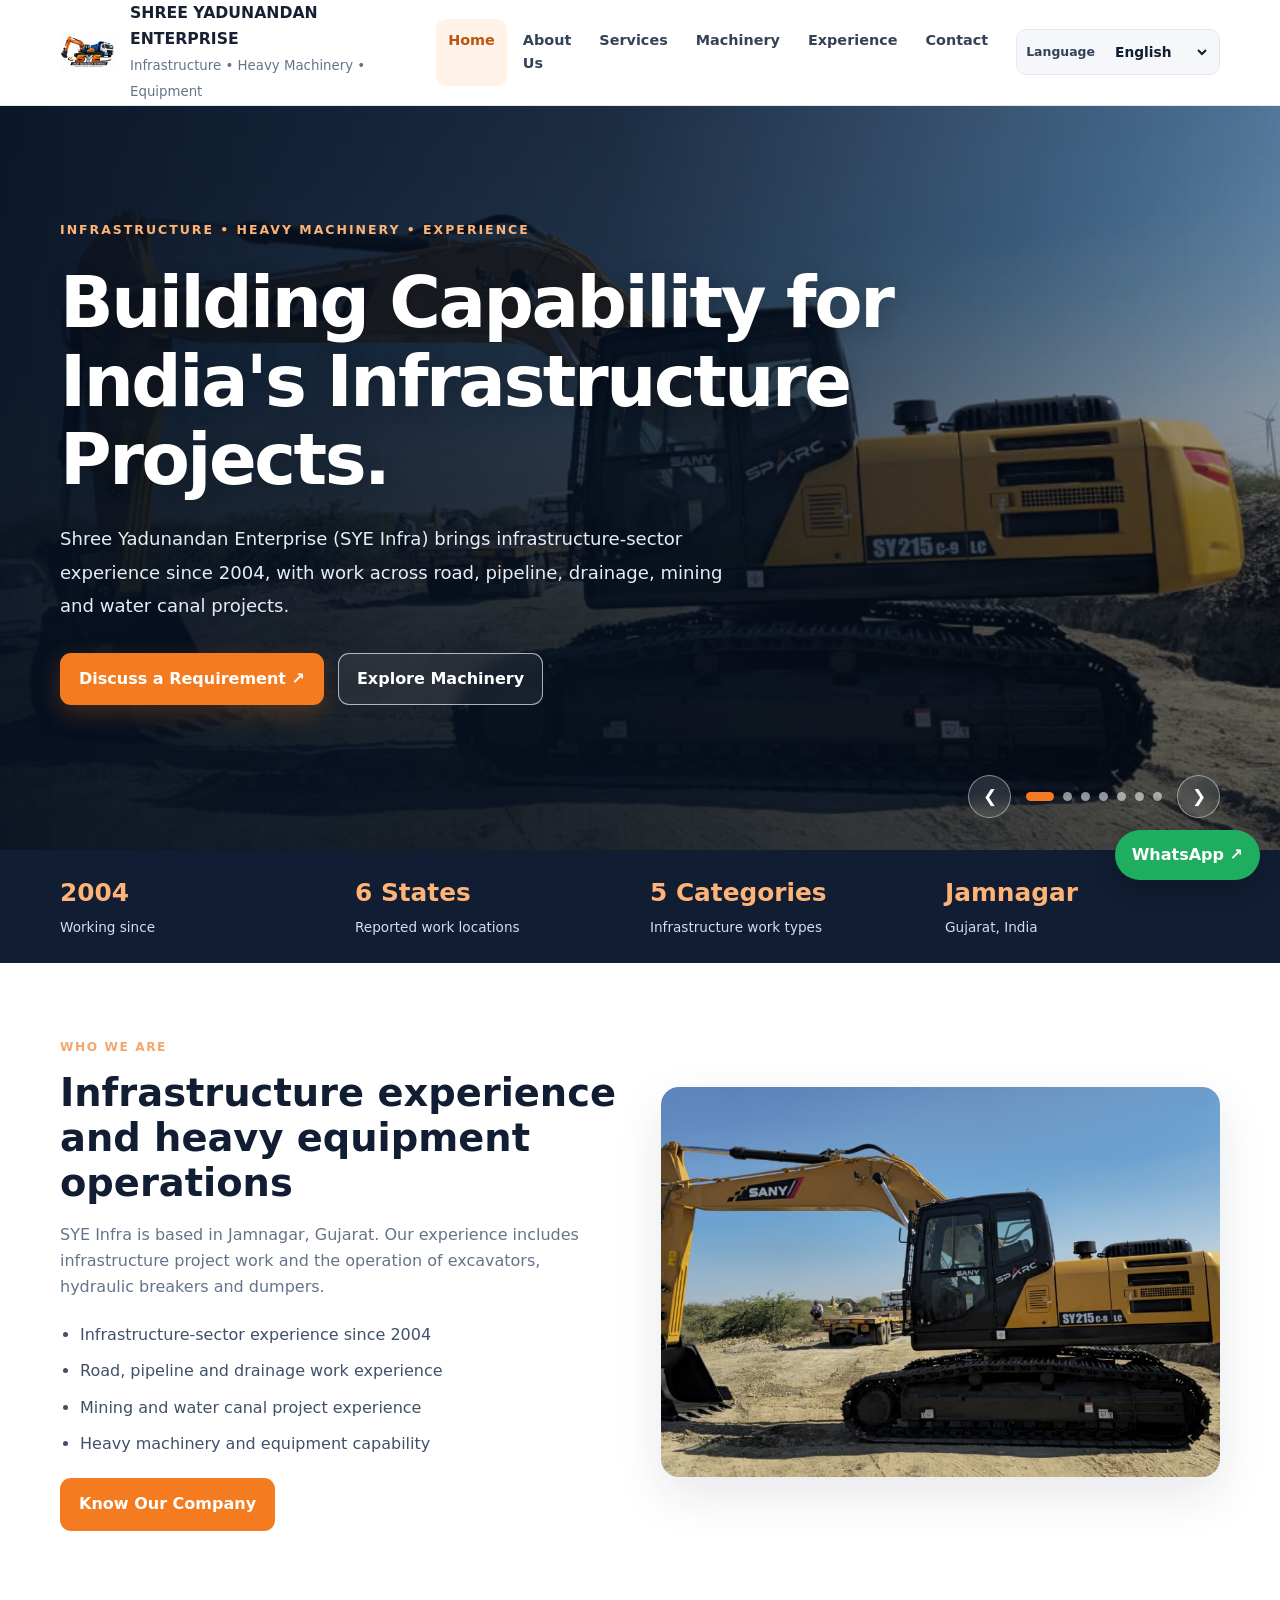
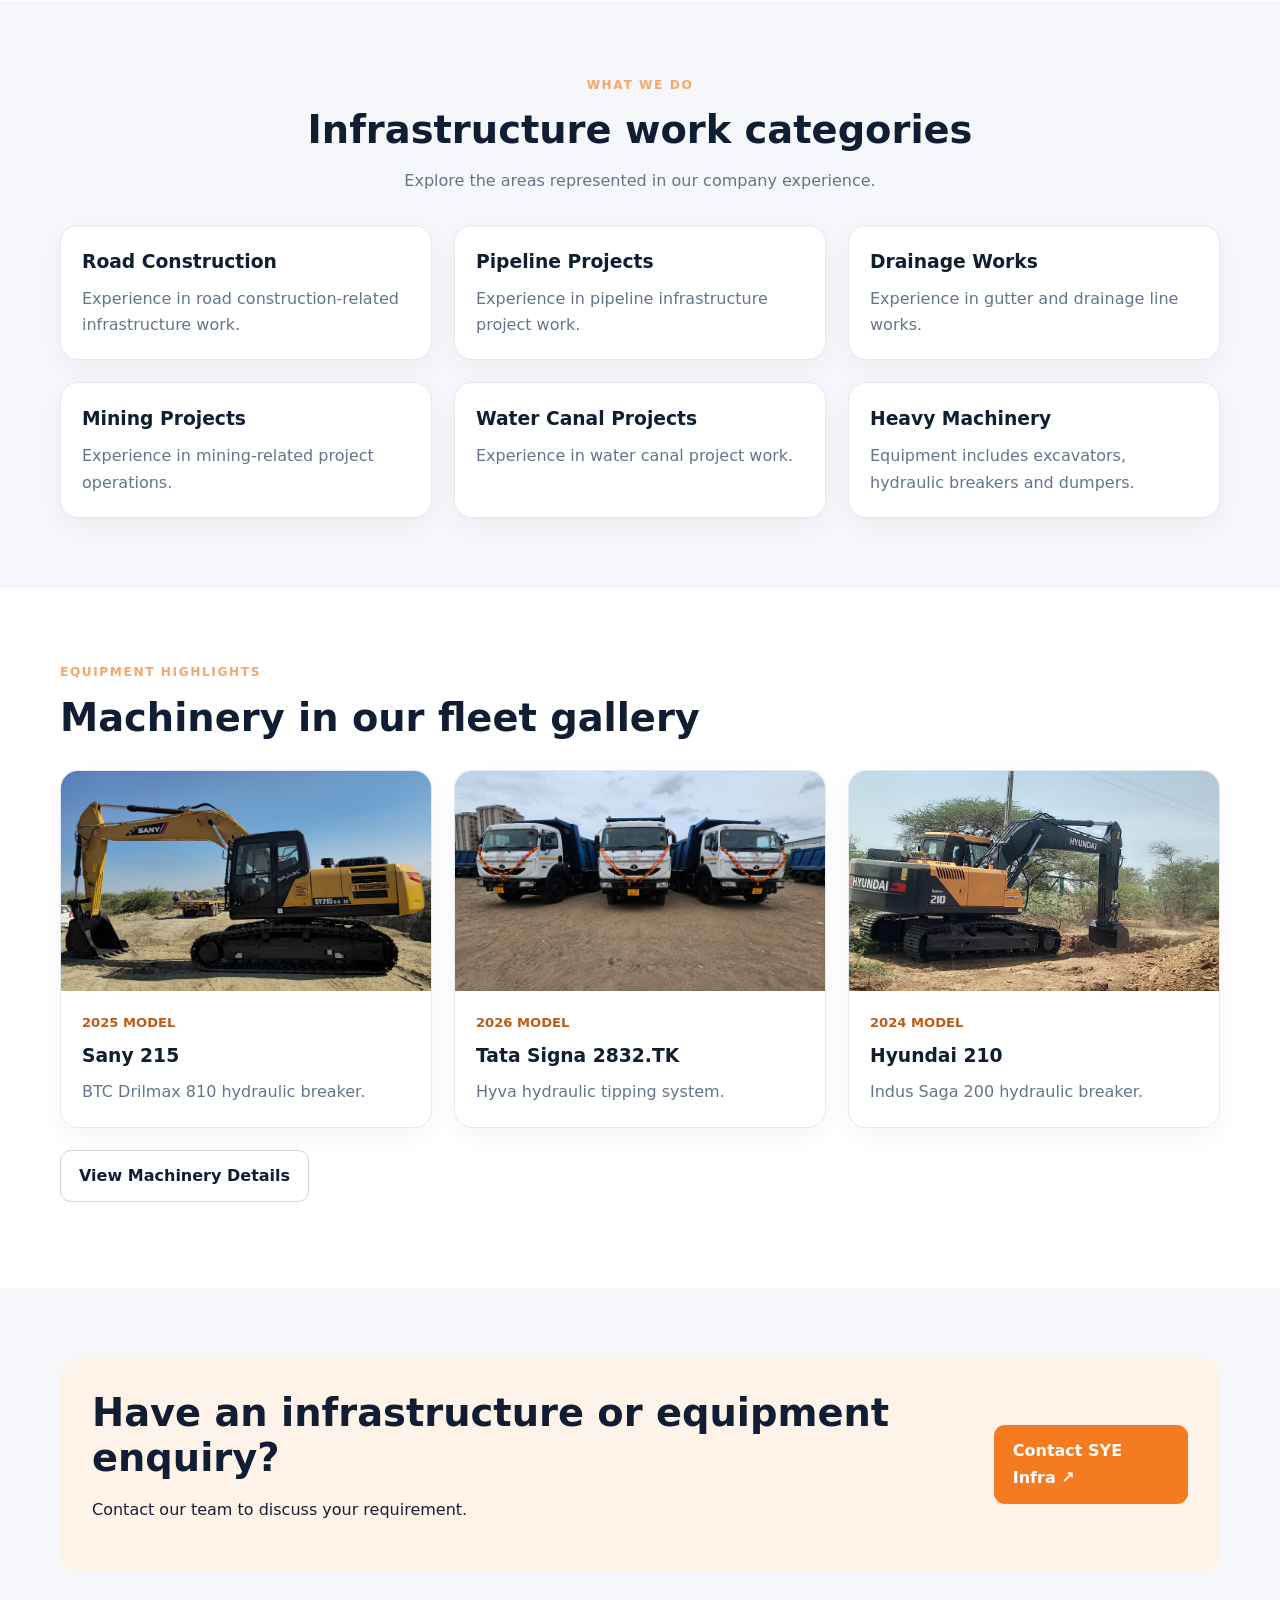
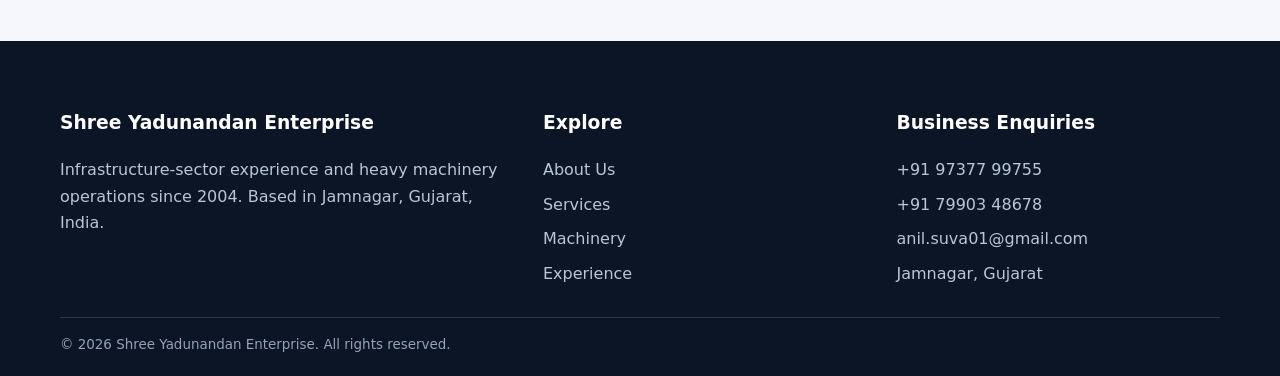
<file: index.html>
<!DOCTYPE html>
<html lang="en">

<head>
    <meta charset="UTF-8">
    <meta name="viewport" content="width=device-width, initial-scale=1.0">
    <meta name="theme-color" content="#101d32">
    <meta name="google-site-verification" content="1yy-7thrgVgQyPLpI5nwSwAuZHAUNqiKUrbSGt_JXAc" />

    <!-- English SEO: Search Engine Metadata -->
    <title>Shree Yadunandan Enterprise | SYE Infra, Jamnagar</title>

    <meta
        name="description"
        content="Shree Yadunandan Enterprise, sye Infra, syeinfra, syeinfrastructure, Road construction, pipeline, drainage, mining and water canal works by Shree Yadunandan Enterprise (SYE Infra), based in Jamnagar, Gujarat, India. Since 2004."
    >

    <meta name="robots" content="index, follow, max-image-preview:large">
    <meta name="googlebot" content="index, follow">

    <!-- Canonical URL: English main page -->
    <link rel="canonical" href="https://syeinfrastructure.vercel.app/">

    <!-- Favicon -->
    <link rel="icon" href="/images/logo.jpg" type="image/jpeg">

    <!-- Open Graph -->
    <meta property="og:type" content="website">
    <meta property="og:locale" content="en_IN">
    <meta property="og:site_name" content="Shree Yadunandan Enterprise">
    <meta property="og:title" content="Shree Yadunandan Enterprise | SYE Infra, Jamnagar">
    <meta
        property="og:description"
        content="Road construction, pipeline, drainage, mining and water canal works by SYE Infra in Jamnagar, Gujarat. Infrastructure experience since 2004."
    >
    <meta property="og:url" content="https://syeinfrastructure.vercel.app/">
    <meta property="og:image" content="https://syeinfrastructure.vercel.app/images/sany215-1.jpg">
    <meta property="og:image:alt" content="Heavy construction machinery of Shree Yadunandan Enterprise">

    <!-- Twitter -->
    <meta name="twitter:card" content="summary_large_image">
    <meta name="twitter:title" content="Shree Yadunandan Enterprise | SYE Infra, Jamnagar">
    <meta
        name="twitter:description"
        content="Infrastructure projects and heavy machinery operations by SYE Infra, Jamnagar, Gujarat. Experience since 2004."
    >
    <meta name="twitter:image" content="https://syeinfrastructure.vercel.app/images/sany215-1.jpg">

    <!-- Main CSS -->
    <link rel="stylesheet" href="/assets/css/site.css">

    <!-- Organization and Website Structured Data -->
    <script type="application/ld+json">
    {
        "@context": "https://schema.org",
        "@graph": [
            {
                "@type": "Organization",
                "@id": "https://syeinfrastructure.vercel.app/#organization",
                "name": "Shree Yadunandan Enterprise",
                "alternateName": "SYE Infra",
                "url": "https://syeinfrastructure.vercel.app/",
                "logo": {
                    "@type": "ImageObject",
                    "url": "https://syeinfrastructure.vercel.app/images/logo.jpg"
                },
                "foundingDate": "2004",
                "email": "anil.suva01@gmail.com",
                "telephone": [
                    "+91 97377 99755",
                    "+91 79903 48678"
                ],
                "address": {
                    "@type": "PostalAddress",
                    "addressLocality": "Jamnagar",
                    "addressRegion": "Gujarat",
                    "addressCountry": "IN"
                }
            },
            {
                "@type": "WebSite",
                "@id": "https://syeinfrastructure.vercel.app/#website",
                "url": "https://syeinfrastructure.vercel.app/",
                "name": "Shree Yadunandan Enterprise | SYE Infra",
                "publisher": {
                    "@id": "https://syeinfrastructure.vercel.app/#organization"
                },
                "inLanguage": "en-IN"
            }
        ]
    }
    </script>

    <!-- Main JavaScript -->
    <script src="/assets/js/site.js" defer></script>
</head>


<body>

    <!-- TOP BAR -->
    <div class="topbar">
        <div class="container">

            <span data-i18n="location">Jamnagar, Gujarat, India</span>

            <a class="topbar-email" href="mailto:anil.suva01@gmail.com">
                anil.suva01@gmail.com
            </a>

        </div>
    </div>


    <!-- HEADER -->
    <header class="site-header">

        <div class="container header-inner">

            <a class="brand" href="/" aria-label="SYE Infra home">

                <img
                    src="/images/logo.jpg"
                    alt="Shree Yadunandan Enterprise logo"
                >

                <span>
                    <strong>SHREE YADUNANDAN ENTERPRISE</strong>

                    <small data-i18n="brandTagline">
                        Infrastructure • Heavy Machinery • Equipment
                    </small>
                </span>

            </a>


            <!-- Mobile Navigation Button -->
            <button
                class="nav-toggle"
                type="button"
                aria-label="Toggle navigation"
                aria-expanded="false"
            >
                ☰
            </button>


            <!-- Navigation -->
            <nav class="nav" aria-label="Main navigation">

                <a href="/" aria-current="page" data-i18n="navHome">Home</a>

                <a href="/about.html" data-i18n="navAbout">About Us</a>

                <a href="/services.html" data-i18n="navServices">Services</a>

                <a href="/machinery.html" data-i18n="navMachinery">Machinery</a>

                <a href="/experience.html" data-i18n="navExperience">Experience</a>

                <a href="/contact.html" data-i18n="navContact">Contact</a>

            </nav>


            <!-- LANGUAGE SELECTOR -->
            <div class="language-selector">
                <label for="languageSelect" data-i18n="languageLabel">
                    Language
                </label>

                <select id="languageSelect" aria-label="Select language">
                    <option value="en">English</option>
                    <option value="hi">हिन्दी</option>
                    <option value="gu">ગુજરાતી</option>
                </select>
            </div>

        </div>

    </header>


    <!-- MAIN CONTENT -->
    <main>

        <!-- HERO SECTION -->
        <section
            class="hero hero-slider"
            data-hero-slider
            aria-label="Shree Yadunandan Enterprise machinery showcase"
        >

            <!-- Background Slides -->
            <div class="hero-slides" aria-hidden="true">

                <img
                    class="hero-slide is-active"
                    src="/images/sany215-1.jpg"
                    alt=""
                    fetchpriority="high"
                >

                <img
                    class="hero-slide"
                    src="/images/hyundai210-1.jpg"
                    alt=""
                    loading="lazy"
                >

                <img
                    class="hero-slide"
                    src="/images/hyundai210-m2-1.jpg"
                    alt=""
                    loading="lazy"
                >

                <img
                    class="hero-slide"
                    src="/images/hyundai210-m2-5.jpg"
                    alt=""
                    loading="lazy"
                >

                <img
                    class="hero-slide"
                    src="/images/hayva1.jpg"
                    alt=""
                    loading="lazy"
                >

                <img
                    class="hero-slide"
                    src="/images/hayva2.jpg"
                    alt=""
                    loading="lazy"
                >

                <img
                    class="hero-slide"
                    src="/images/hayva3.jpg"
                    alt=""
                    loading="lazy"
                >

            </div>


            <!-- Dark Overlay -->
            <div class="hero-overlay" aria-hidden="true"></div>


            <!-- Hero Content -->
            <div class="container hero-content">

                <span class="eyebrow" data-i18n="heroEyebrow">
                    INFRASTRUCTURE • HEAVY MACHINERY • EXPERIENCE
                </span>

                <h1 data-i18n="heroTitle">
                    Building Capability for India's Infrastructure Projects.
                </h1>

                <p data-i18n="heroDescription">
                    Shree Yadunandan Enterprise (SYE Infra) brings
                    infrastructure-sector experience since 2004,
                    with work across road, pipeline, drainage,
                    mining and water canal projects.
                </p>

                <div class="actions">

                    <a
                        href="/contact.html"
                        class="btn btn-primary"
                        data-i18n="heroButton1"
                    >
                        Discuss a Requirement ↗
                    </a>

                    <a
                        href="/machinery.html"
                        class="btn btn-outline hero-outline"
                        data-i18n="heroButton2"
                    >
                        Explore Machinery
                    </a>

                </div>

            </div>


            <!-- Slider Controls -->
            <div class="hero-controls">

                <button
                    class="hero-arrow hero-prev"
                    type="button"
                    aria-label="Previous slide"
                >
                    &#10094;
                </button>

                <div class="hero-dots" aria-label="Choose slide">

                    <button class="hero-dot is-active" type="button" aria-label="Slide 1" aria-current="true"></button>
                    <button class="hero-dot" type="button" aria-label="Slide 2"></button>
                    <button class="hero-dot" type="button" aria-label="Slide 3"></button>
                    <button class="hero-dot" type="button" aria-label="Slide 4"></button>
                    <button class="hero-dot" type="button" aria-label="Slide 5"></button>
                    <button class="hero-dot" type="button" aria-label="Slide 6"></button>
                    <button class="hero-dot" type="button" aria-label="Slide 7"></button>

                </div>

                <button
                    class="hero-arrow hero-next"
                    type="button"
                    aria-label="Next slide"
                >
                    &#10095;
                </button>

            </div>

        </section>


        <!-- COMPANY HIGHLIGHTS -->
        <section class="trust">

            <div class="container trust-grid">

                <div>
                    <strong>2004</strong>
                    <span data-i18n="trustSince">Working since</span>
                </div>

                <div>
                    <strong>6 States</strong>
                    <span data-i18n="trustStates">Reported work locations</span>
                </div>

                <div>
                    <strong>5 Categories</strong>
                    <span data-i18n="trustCategories">Infrastructure work types</span>
                </div>

                <div>
                    <strong>Jamnagar</strong>
                    <span data-i18n="trustLocation">Gujarat, India</span>
                </div>

            </div>

        </section>


        <!-- ABOUT PREVIEW -->
        <section class="section">

            <div class="container split">

                <div>

                    <span class="kicker" data-i18n="aboutKicker">
                        Who we are
                    </span>

                    <h2 data-i18n="aboutTitle">
                        Infrastructure experience and heavy equipment operations
                    </h2>

                    <p class="lead" data-i18n="aboutDescription">
                        SYE Infra is based in Jamnagar, Gujarat.
                        Our experience includes infrastructure project
                        work and the operation of excavators,
                        hydraulic breakers and dumpers.
                    </p>

                    <ul class="checks">

                        <li data-i18n="aboutPoint1">
                            Infrastructure-sector experience since 2004
                        </li>

                        <li data-i18n="aboutPoint2">
                            Road, pipeline and drainage work experience
                        </li>

                        <li data-i18n="aboutPoint3">
                            Mining and water canal project experience
                        </li>

                        <li data-i18n="aboutPoint4">
                            Heavy machinery and equipment capability
                        </li>

                    </ul>

                    <a
                        href="/about.html"
                        class="btn btn-primary"
                        data-i18n="aboutButton"
                    >
                        Know Our Company
                    </a>

                </div>


                <img
                    src="/images/sany215-1.jpg"
                    alt="Excavator and hydraulic breaker equipment"
                    loading="lazy"
                >

            </div>

        </section>


        <!-- SERVICES -->
        <section class="section soft">

            <div class="container">

                <div class="section-head center">

                    <span class="kicker" data-i18n="servicesKicker">
                        What we do
                    </span>

                    <h2 data-i18n="servicesTitle">
                        Infrastructure work categories
                    </h2>

                    <p data-i18n="servicesDescription">
                        Explore the areas represented in our company experience.
                    </p>

                </div>


                <div class="grid three">

                    <article class="card">
                        <div class="card-body">
                            <h3 data-i18n="serviceRoadTitle">Road Construction</h3>
                            <p data-i18n="serviceRoadDescription">
                                Experience in road construction-related infrastructure work.
                            </p>
                        </div>
                    </article>


                    <article class="card">
                        <div class="card-body">
                            <h3 data-i18n="servicePipelineTitle">Pipeline Projects</h3>
                            <p data-i18n="servicePipelineDescription">
                                Experience in pipeline infrastructure project work.
                            </p>
                        </div>
                    </article>


                    <article class="card">
                        <div class="card-body">
                            <h3 data-i18n="serviceDrainageTitle">Drainage Works</h3>
                            <p data-i18n="serviceDrainageDescription">
                                Experience in gutter and drainage line works.
                            </p>
                        </div>
                    </article>


                    <article class="card">
                        <div class="card-body">
                            <h3 data-i18n="serviceMiningTitle">Mining Projects</h3>
                            <p data-i18n="serviceMiningDescription">
                                Experience in mining-related project operations.
                            </p>
                        </div>
                    </article>


                    <article class="card">
                        <div class="card-body">
                            <h3 data-i18n="serviceCanalTitle">Water Canal Projects</h3>
                            <p data-i18n="serviceCanalDescription">
                                Experience in water canal project work.
                            </p>
                        </div>
                    </article>


                    <article class="card">
                        <div class="card-body">
                            <h3 data-i18n="serviceMachineryTitle">Heavy Machinery</h3>
                            <p data-i18n="serviceMachineryDescription">
                                Equipment includes excavators, hydraulic breakers and dumpers.
                            </p>
                        </div>
                    </article>

                </div>

            </div>

        </section>


        <!-- MACHINERY HIGHLIGHTS -->
        <section class="section">

            <div class="container">

                <div class="section-head">

                    <span class="kicker" data-i18n="machineryKicker">
                        Equipment highlights
                    </span>

                    <h2 data-i18n="machineryTitle">
                        Machinery in our fleet gallery
                    </h2>

                </div>


                <div class="grid three">

                    <!-- Machine 1 -->
                    <article class="card">

                        <img
                            src="/images/sany215-1.jpg"
                            alt="Sany 215 excavator"
                            loading="lazy"
                        >

                        <div class="card-body">

                            <div class="meta">2025 MODEL</div>

                            <h3>Sany 215</h3>

                            <p data-i18n="machine1Description">
                                BTC Drilmax 810 hydraulic breaker.
                            </p>

                        </div>

                    </article>


                    <!-- Machine 2 -->
                    <article class="card">

                        <img
                            src="/images/hayva1.jpg"
                            alt="Tata Signa dumper"
                            loading="lazy"
                        >

                        <div class="card-body">

                            <div class="meta">2026 MODEL</div>

                            <h3>Tata Signa 2832.TK</h3>

                            <p data-i18n="machine2Description">
                                Hyva hydraulic tipping system.
                            </p>

                        </div>

                    </article>


                    <!-- Machine 3 -->
                    <article class="card">

                        <img
                            src="/images/hyundai210-1.jpg"
                            alt="Hyundai 210 excavator"
                            loading="lazy"
                        >

                        <div class="card-body">

                            <div class="meta">2024 MODEL</div>

                            <h3>Hyundai 210</h3>

                            <p data-i18n="machine3Description">
                                Indus Saga 200 hydraulic breaker.
                            </p>

                        </div>

                    </article>

                </div>


                <p style="margin-top:22px">

                    <a
                        href="/machinery.html"
                        class="btn btn-outline"
                        data-i18n="machineryButton"
                    >
                        View Machinery Details
                    </a>

                </p>

            </div>

        </section>


        <!-- CONTACT CTA -->
        <section class="section soft">

            <div class="container cta">

                <div>

                    <h2 data-i18n="ctaTitle">
                        Have an infrastructure or equipment enquiry?
                    </h2>

                    <p data-i18n="ctaDescription">
                        Contact our team to discuss your requirement.
                    </p>

                </div>


                <a
                    href="/contact.html"
                    class="btn btn-primary"
                    data-i18n="ctaButton"
                >
                    Contact SYE Infra ↗
                </a>

            </div>

        </section>

    </main>


    <!-- FOOTER -->
    <footer class="site-footer">

        <div class="container">

            <div class="footgrid">

                <div>

                    <h3>Shree Yadunandan Enterprise</h3>

                    <p data-i18n="footerDescription">
                        Infrastructure-sector experience and
                        heavy machinery operations since 2004.
                        Based in Jamnagar, Gujarat, India.
                    </p>

                </div>


                <div>

                    <h3 data-i18n="footerExplore">Explore</h3>

                    <div class="links">

                        <a href="/about.html" data-i18n="navAbout">About Us</a>

                        <a href="/services.html" data-i18n="navServices">Services</a>

                        <a href="/machinery.html" data-i18n="navMachinery">Machinery</a>

                        <a href="/experience.html" data-i18n="navExperience">Experience</a>

                    </div>

                </div>


                <div>

                    <h3 data-i18n="footerEnquiries">Business Enquiries</h3>

                    <div class="links">

                        <a href="tel:+919737799755">
                            +91 97377 99755
                        </a>

                        <a href="tel:+917990348678">
                            +91 79903 48678
                        </a>

                        <a href="mailto:anil.suva01@gmail.com">
                            anil.suva01@gmail.com
                        </a>

                        <a
                            href="https://maps.app.goo.gl/2iMzkSXdpaFVbEL87"
                            target="_blank"
                            rel="noopener noreferrer"
                        >
                            <span data-i18n="footerLocation">Jamnagar, Gujarat</span>
                        </a>

                    </div>

                </div>

            </div>


            <div class="copyright">

                © <span data-year>2026</span>
                Shree Yadunandan Enterprise.
                <span data-i18n="copyright">All rights reserved.</span>

            </div>

        </div>

    </footer>


    <!-- FLOATING WHATSAPP BUTTON -->
    <a
        class="whatsapp"
        href="https://wa.me/917990348678"
        target="_blank"
        rel="noopener noreferrer"
        data-i18n="whatsapp"
    >
        WhatsApp ↗
    </a>


</body>
</html>
</file>
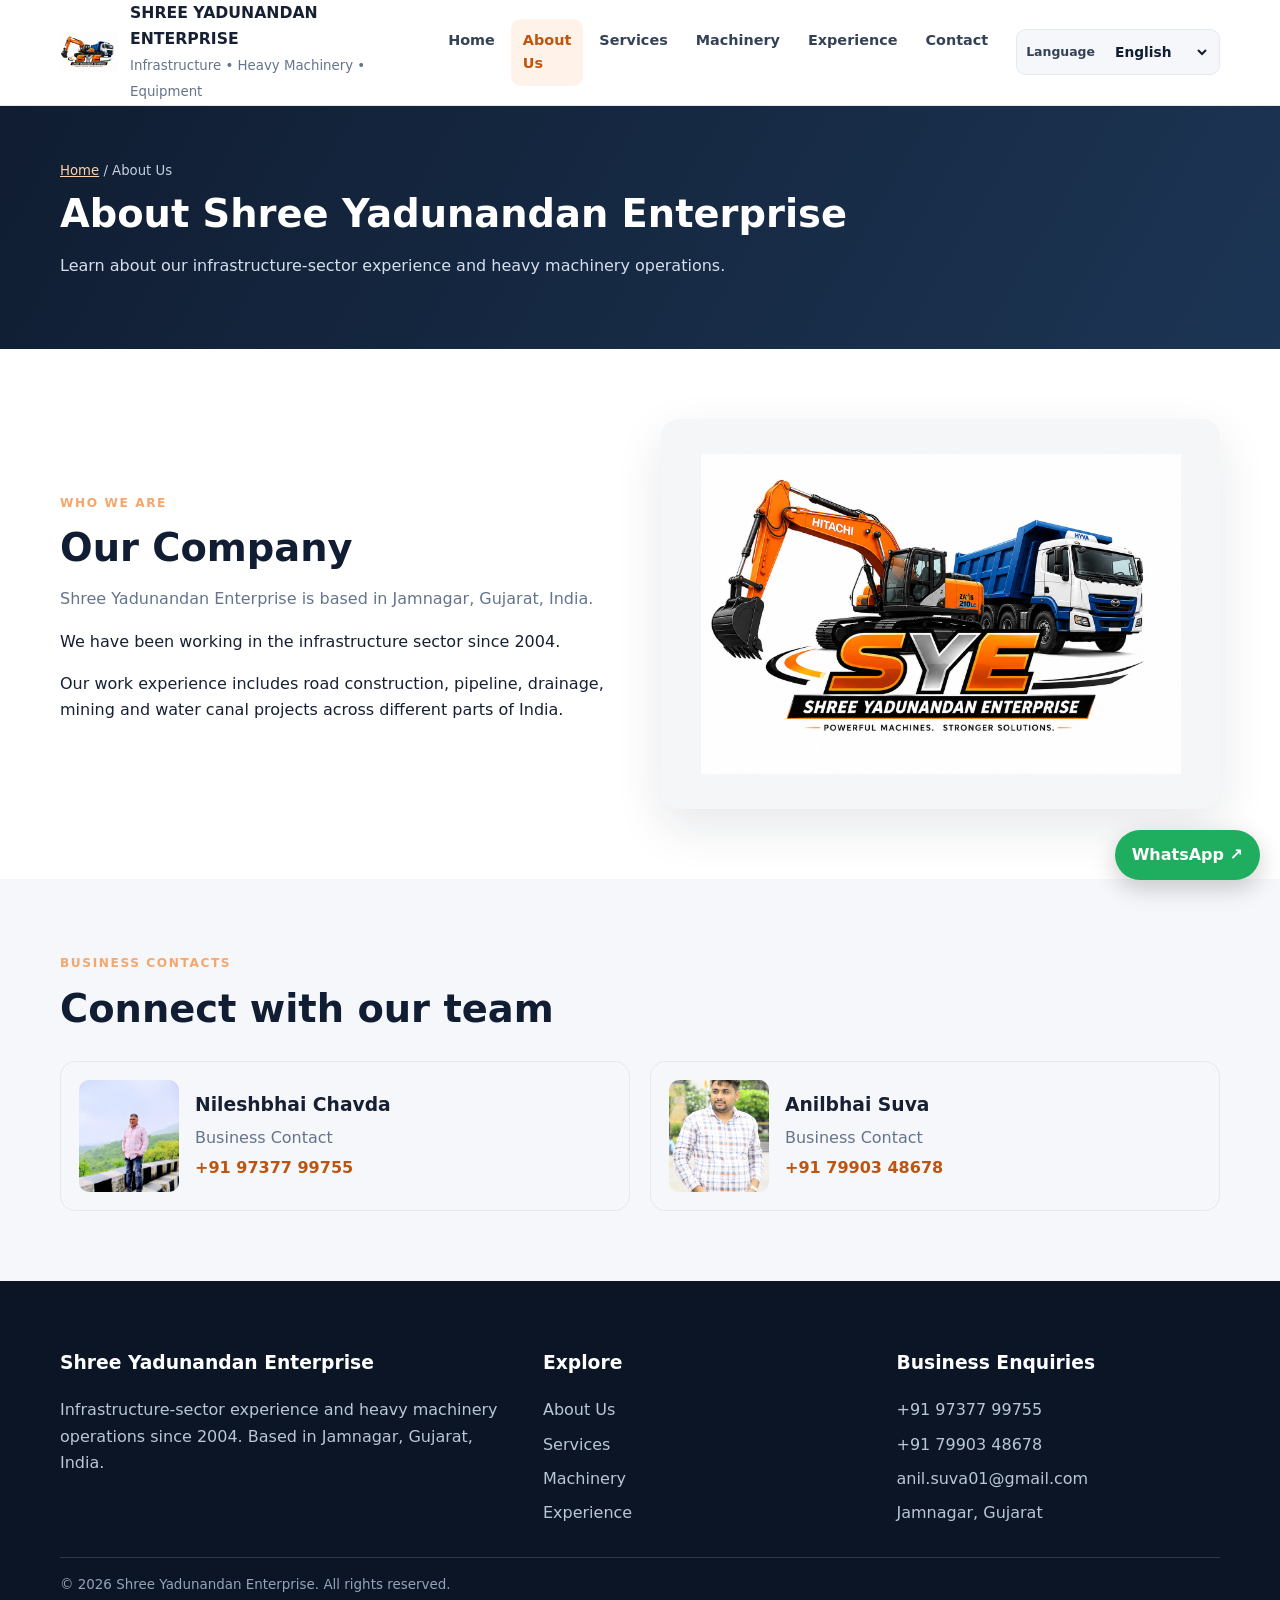
<file: about.html>
<!doctype html>
<html lang="en">


<head>
  <meta charset="utf-8">
  <meta name="viewport" content="width=device-width, initial-scale=1">
  <meta name="theme-color" content="#101d32">

  <!-- English SEO Metadata -->
  <title>About Shree Yadunandan Enterprise | SYE Infra</title>

  <meta
    name="description"
    content="Learn about Shree Yadunandan Enterprise (SYE Infra), based in Jamnagar, Gujarat. Explore our infrastructure project experience since 2004 across six Indian states."
  >

  <meta name="robots" content="index, follow, max-image-preview:large">
  <meta name="googlebot" content="index, follow">

  <!-- Canonical URL -->
  <link rel="canonical" href="https://syeinfrastructure.vercel.app/about.html">

  <!-- Favicon -->
  <link rel="icon" href="/images/logo.jpg" type="image/jpeg">

  <!-- Open Graph -->
  <meta property="og:type" content="website">
  <meta property="og:locale" content="en_IN">
  <meta property="og:site_name" content="Shree Yadunandan Enterprise">
  <meta property="og:title" content="About Shree Yadunandan Enterprise | SYE Infra">
  <meta
    property="og:description"
    content="Learn about SYE Infra, based in Jamnagar, Gujarat, with infrastructure-sector experience since 2004."
  >
  <meta property="og:url" content="https://syeinfrastructure.vercel.app/about.html">
  <meta property="og:image" content="https://syeinfrastructure.vercel.app/images/sany215-1.jpg">
  <meta property="og:image:alt" content="Construction machinery used by Shree Yadunandan Enterprise">

  <!-- Twitter -->
  <meta name="twitter:card" content="summary_large_image">
  <meta name="twitter:title" content="About Shree Yadunandan Enterprise | SYE Infra">
  <meta
    name="twitter:description"
    content="Discover the company, infrastructure experience and equipment of Shree Yadunandan Enterprise, Jamnagar, Gujarat."
  >
  <meta name="twitter:image" content="https://syeinfrastructure.vercel.app/images/sany215-1.jpg">

  <!-- Main CSS -->
  <link rel="stylesheet" href="/assets/css/site.css">

  <!-- Organization and About Page Structured Data -->
  <script type="application/ld+json">
  {
    "@context": "https://schema.org",
    "@graph": [
      {
        "@type": "Organization",
        "@id": "https://syeinfrastructure.vercel.app/#organization",
        "name": "Shree Yadunandan Enterprise",
        "alternateName": "SYE Infra",
        "url": "https://syeinfrastructure.vercel.app/",
        "logo": "https://syeinfrastructure.vercel.app/images/logo.jpg",
        "foundingDate": "2004",
        "email": "anil.suva01@gmail.com",
        "telephone": [
          "+91 97377 99755",
          "+91 79903 48678"
        ],
        "address": {
          "@type": "PostalAddress",
          "addressLocality": "Jamnagar",
          "addressRegion": "Gujarat",
          "addressCountry": "IN"
        }
      },
      {
        "@type": "AboutPage",
        "@id": "https://syeinfrastructure.vercel.app/about.html#webpage",
        "url": "https://syeinfrastructure.vercel.app/about.html",
        "name": "About Shree Yadunandan Enterprise",
        "description": "Learn about Shree Yadunandan Enterprise and its infrastructure-sector experience since 2004.",
        "inLanguage": "en-IN",
        "mainEntity": {
          "@id": "https://syeinfrastructure.vercel.app/#organization"
        }
      }
    ]
  }
  </script>

  <!-- Main JavaScript -->
  <script src="/assets/js/site.js" defer></script>
</head>


<body>

  <!-- TOP CONTACT BAR -->
  <div class="topbar">
    <div class="container">

      <span data-i18n="location">
        Jamnagar, Gujarat, India
      </span>

      <a class="topbar-email" href="mailto:anil.suva01@gmail.com">
        anil.suva01@gmail.com
      </a>

    </div>
  </div>


  <!-- HEADER -->
  <header class="site-header">

    <div class="container header-inner">

      <a class="brand" href="/" aria-label="SYE Infra home">

        <img
          src="/images/logo.jpg"
          alt="Shree Yadunandan Enterprise logo"
        >

        <span>
          <strong>SHREE YADUNANDAN ENTERPRISE</strong>

          <small data-i18n="brandTagline">
            Infrastructure • Heavy Machinery • Equipment
          </small>
        </span>

      </a>


      <button
        class="nav-toggle"
        type="button"
        aria-label="Toggle navigation"
        aria-expanded="false"
      >
        ☰
      </button>


      <!-- NAVIGATION -->
      <nav class="nav" aria-label="Main navigation">

        <a href="/" data-i18n="navHome">Home</a>

        <a
          href="/about.html"
          aria-current="page"
          data-i18n="navAbout"
        >About Us</a>

        <a href="/services.html" data-i18n="navServices">Services</a>

        <a href="/machinery.html" data-i18n="navMachinery">Machinery</a>

        <a href="/experience.html" data-i18n="navExperience">Experience</a>

        <a href="/contact.html" data-i18n="navContact">Contact</a>

      </nav>


      <!-- LANGUAGE SELECTOR -->
      <div class="language-selector">

        <label for="languageSelect" data-i18n="languageLabel">
          Language
        </label>

        <select id="languageSelect" aria-label="Select language">

          <option value="en">English</option>

          <option value="hi">हिन्दी</option>

          <option value="gu">ગુજરાતી</option>

        </select>

      </div>

    </div>

  </header>


  <main>

    <!-- PAGE HERO -->
    <section class="page-hero">

      <div class="container">

        <div class="crumb">

          <a href="/" data-i18n="navHome">Home</a>

          / <span data-i18n="aboutBreadcrumb">About Us</span>

        </div>

        <h1 data-i18n="aboutHeroTitle">
          About Shree Yadunandan Enterprise
        </h1>

        <p data-i18n="aboutHeroDescription">
          Infrastructure-sector experience and heavy machinery
          operations since 2004.
        </p>

      </div>

    </section>


    <!-- COMPANY INTRODUCTION -->
    <section class="section">

      <div class="container split">

        <div>

          <span class="kicker" data-i18n="aboutCompanyKicker">
            Our company
          </span>

          <h2 data-i18n="aboutCompanyTitle">
            Working in infrastructure since 2004
          </h2>

          <p class="lead" data-i18n="aboutCompanyLead">
            Shree Yadunandan Enterprise, also known as SYE Infra,
            is based in Jamnagar, Gujarat, India.
          </p>

          <p data-i18n="aboutCompanyParagraph1">
            Our experience covers road construction, pipeline projects,
            drainage line works, mining projects and water canal
            projects across Gujarat, Rajasthan, Uttar Pradesh,
            Madhya Pradesh, Maharashtra and Kerala.
          </p>

          <p data-i18n="aboutCompanyParagraph2">
            Our equipment gallery includes excavators, hydraulic
            breakers and dumpers. Contact us to discuss current
            availability and project requirements.
          </p>

        </div>


        <img
          src="/images/logo.jpg"
          alt="Shree Yadunandan Enterprise logo"
          style="object-fit:contain;background:#f4f6f8;padding:35px"
          loading="lazy"
        >

      </div>

    </section>


    <!-- BUSINESS CONTACTS -->
    <section class="section soft">

      <div class="container">

        <div class="section-head">

          <span class="kicker" data-i18n="aboutTeamKicker">
            Our team
          </span>

          <h2 data-i18n="aboutTeamTitle">
            Business contacts
          </h2>

        </div>


        <div class="people">

          <!-- CONTACT 1 -->
          <article class="person">

            <img
              src="/images/nileshbhai.jpg"
              alt="Nileshbhai Chavda"
              loading="lazy"
            >

            <div>

              <h3>Nileshbhai Chavda</h3>

              <p data-i18n="businessContact">
                Business Contact
              </p>

              <a href="tel:+919737799755">
                +91 97377 99755
              </a>

            </div>

          </article>


          <!-- CONTACT 2 -->
          <article class="person">

            <img
              src="/images/anilbhai.jpg"
              alt="Anilbhai Suva"
              loading="lazy"
            >

            <div>

              <h3>Anilbhai Suva</h3>

              <p data-i18n="businessContact">
                Business Contact
              </p>

              <a href="tel:+917990348678">
                +91 79903 48678
              </a>

            </div>

          </article>

        </div>

      </div>

    </section>

  </main>


  <!-- FOOTER -->
  <footer class="site-footer">

    <div class="container">

      <div class="footgrid">

        <div>

          <h3>Shree Yadunandan Enterprise</h3>

          <p data-i18n="footerDescription">
            Infrastructure-sector experience and heavy machinery
            operations since 2004. Based in Jamnagar, Gujarat, India.
          </p>

        </div>


        <div>

          <h3 data-i18n="footerExplore">
            Explore
          </h3>

          <div class="links">

            <a href="/about.html" data-i18n="navAbout">About Us</a>

            <a href="/services.html" data-i18n="navServices">Services</a>

            <a href="/machinery.html" data-i18n="navMachinery">Machinery</a>

            <a href="/experience.html" data-i18n="navExperience">Experience</a>

          </div>

        </div>


        <div>

          <h3 data-i18n="footerEnquiries">
            Business Enquiries
          </h3>

          <div class="links">

            <a href="tel:+919737799755">
              +91 97377 99755
            </a>

            <a href="tel:+917990348678">
              +91 79903 48678
            </a>

            <a href="mailto:anil.suva01@gmail.com">
              anil.suva01@gmail.com
            </a>

            <a
              href="https://maps.app.goo.gl/2iMzkSXdpaFVbEL87"
              target="_blank"
              rel="noopener noreferrer"
              data-i18n="footerLocation"
            >
              Jamnagar, Gujarat
            </a>

          </div>

        </div>

      </div>


      <div class="copyright">

        © <span data-year>2026</span>

        Shree Yadunandan Enterprise.

        <span data-i18n="copyright">
          All rights reserved.
        </span>

      </div>

    </div>

  </footer>


  <!-- WHATSAPP BUTTON -->
  <a
    class="whatsapp"
    href="https://wa.me/917990348678"
    target="_blank"
    rel="noopener noreferrer"
    data-i18n="whatsapp"
  >
    WhatsApp ↗
  </a>


</body>
</html>
</file>
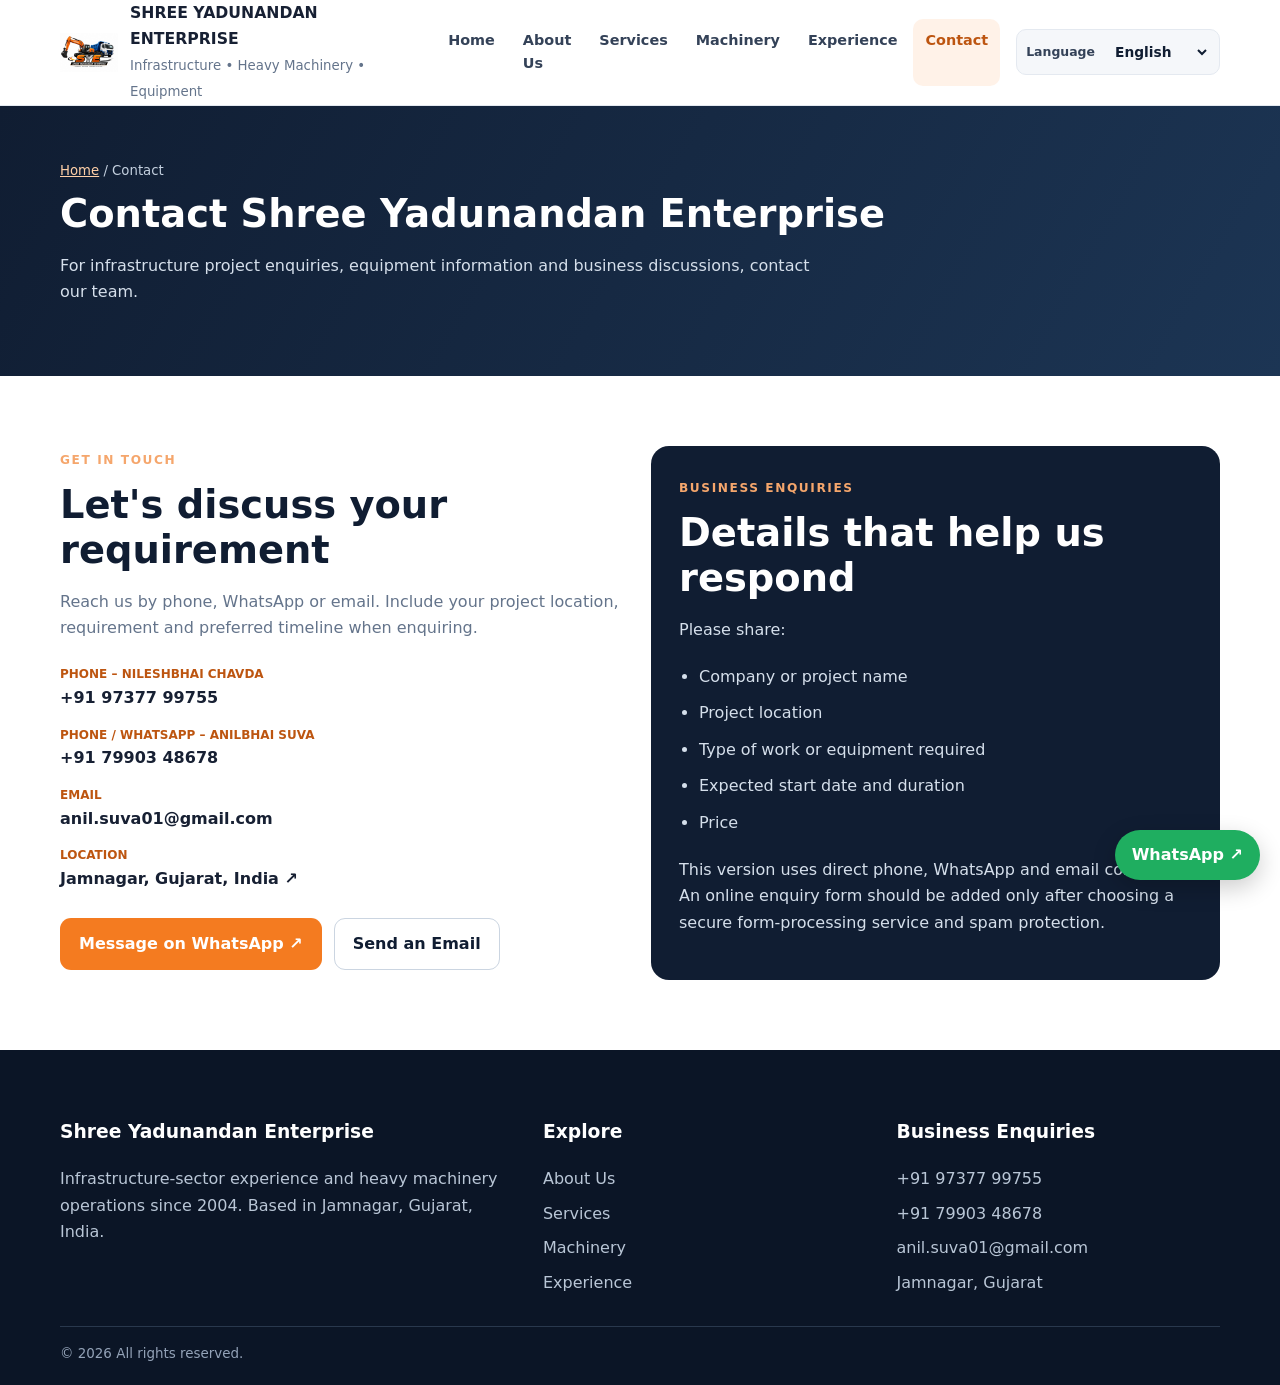
<file: contact.html>
<!doctype html>
<html lang="en">


<head>
  <meta charset="utf-8">
  <meta name="viewport" content="width=device-width, initial-scale=1">
  <meta name="theme-color" content="#101d32">

  <!-- English SEO Metadata -->
  <title>Contact SYE Infra | Jamnagar, Gujarat</title>

  <meta
    name="description"
    content="Contact Shree Yadunandan Enterprise (SYE Infra), Jamnagar, Gujarat for road construction, pipeline, drainage, mining, mining and other infrastructure project enquiries."
  >

  <meta name="robots" content="index, follow, max-image-preview:large">
  <meta name="googlebot" content="index, follow">

  <!-- Canonical URL -->
  <link rel="canonical" href="https://syeinfrastructure.vercel.app/contact.html">

  <!-- Favicon -->
  <link rel="icon" href="/images/logo.jpg" type="image/jpeg">

  <!-- Open Graph -->
  <meta property="og:type" content="website">
  <meta property="og:locale" content="en_IN">
  <meta property="og:site_name" content="Shree Yadunandan Enterprise">
  <meta property="og:title" content="Contact SYE Infra | Jamnagar, Gujarat">
  <meta
    property="og:description"
    content="Get in touch with Shree Yadunandan Enterprise in Jamnagar, Gujarat by phone, WhatsApp or email."
  >
  <meta property="og:url" content="https://syeinfrastructure.vercel.app/contact.html">
  <meta property="og:image" content="https://syeinfrastructure.vercel.app/images/logo.jpg">
  <meta property="og:image:alt" content="Shree Yadunandan Enterprise company logo">

  <!-- Twitter -->
  <meta name="twitter:card" content="summary_large_image">
  <meta name="twitter:title" content="Contact SYE Infra | Jamnagar, Gujarat">
  <meta
    name="twitter:description"
    content="Contact Shree Yadunandan Enterprise, Jamnagar, Gujarat for infrastructure project enquiries."
  >
  <meta name="twitter:image" content="https://syeinfrastructure.vercel.app/images/logo.jpg">

  <!-- Main CSS -->
  <link rel="stylesheet" href="/assets/css/site.css">

  <!-- Contact Page Structured Data -->
  <script type="application/ld+json">
  {
    "@context": "https://schema.org",
    "@graph": [
      {
        "@type": "Organization",
        "@id": "https://syeinfrastructure.vercel.app/#organization",
        "name": "Shree Yadunandan Enterprise",
        "alternateName": "SYE Infra",
        "url": "https://syeinfrastructure.vercel.app/",
        "logo": "https://syeinfrastructure.vercel.app/images/logo.jpg",
        "email": "anil.suva01@gmail.com",
        "telephone": [
          "+91 97377 99755",
          "+91 79903 48678"
        ],
        "address": {
          "@type": "PostalAddress",
          "addressLocality": "Jamnagar",
          "addressRegion": "Gujarat",
          "addressCountry": "IN"
        }
      },
      {
        "@type": "ContactPage",
        "@id": "https://syeinfrastructure.vercel.app/contact.html#webpage",
        "url": "https://syeinfrastructure.vercel.app/contact.html",
        "name": "Contact Shree Yadunandan Enterprise",
        "description": "Contact Shree Yadunandan Enterprise in Jamnagar, Gujarat.",
        "inLanguage": "en-IN",
        "mainEntity": {
          "@id": "https://syeinfrastructure.vercel.app/#organization"
        }
      },
      {
        "@type": "BreadcrumbList",
        "itemListElement": [
          {
            "@type": "ListItem",
            "position": 1,
            "name": "Home",
            "item": "https://syeinfrastructure.vercel.app/"
          },
          {
            "@type": "ListItem",
            "position": 2,
            "name": "Contact",
            "item": "https://syeinfrastructure.vercel.app/contact.html"
          }
        ]
      }
    ]
  }
  </script>

  <!-- Main JavaScript -->
  <script src="/assets/js/site.js" defer></script>
</head>


<body>

  <!-- Top Contact Bar -->
  <div class="topbar">
    <div class="container">

      <span data-i18n="location">
        Jamnagar, Gujarat, India
      </span>

      <a
        class="topbar-email"
        href="mailto:anil.suva01@gmail.com"
      >
        anil.suva01@gmail.com
      </a>

    </div>
  </div>

  <!-- Header -->
  <header class="site-header">

    <div class="container header-inner">

      <a
        class="brand"
        href="/"
        aria-label="SYE Infra home"
      >

        <img
          src="/images/logo.jpg"
          alt="Shree Yadunandan Enterprise logo"
        >

        <span>
          <strong>SHREE YADUNANDAN ENTERPRISE</strong>
          <small data-i18n="brandTagline">
            Infrastructure • Heavy Machinery • Equipment
          </small>
        </span>

      </a>

      <button
        class="nav-toggle"
        type="button"
        aria-label="Toggle navigation"
        aria-expanded="false"
      >
        ☰
      </button>

      <nav class="nav" aria-label="Main navigation">

        <a href="/" data-i18n="navHome">Home</a>

        <a href="/about.html" data-i18n="navAbout">About Us</a>

        <a href="/services.html" data-i18n="navServices">Services</a>

        <a href="/machinery.html" data-i18n="navMachinery">Machinery</a>

        <a href="/experience.html" data-i18n="navExperience">Experience</a>

        <a
          href="/contact.html"
          aria-current="page"
          data-i18n="navContact"
        >
          Contact
        </a>

      </nav>

      <!-- Language Selector -->
      <div class="language-selector">

        <label for="languageSelect" data-i18n="languageLabel">
          Language
        </label>

        <select id="languageSelect" aria-label="Select language">
          <option value="en">English</option>
          <option value="hi">हिन्दी</option>
          <option value="gu">ગુજરાતી</option>
        </select>

      </div>

    </div>

  </header>

  <main>

    <!-- Page Hero -->
    <section class="page-hero">

      <div class="container">

        <div class="crumb">
          <a href="/" data-i18n="navHome">Home</a>
          / <span data-i18n="contactBreadcrumb">Contact</span>
        </div>

        <h1 data-i18n="contactHeroTitle">
          Contact Shree Yadunandan Enterprise
        </h1>

        <p data-i18n="contactHeroDescription">
          For infrastructure project enquiries, equipment
          information and business discussions, contact our team.
        </p>

      </div>

    </section>

    <!-- Contact Section -->
    <section class="section">

      <div class="container grid two">

        <!-- Contact Information -->
        <div>

          <span class="kicker" data-i18n="contactKicker">
            Get in touch
          </span>

          <h2 data-i18n="contactSectionTitle">
            Let's discuss your requirement
          </h2>

          <p class="lead" data-i18n="contactLead">
            Reach us by phone, WhatsApp or email.
            Include your project location, requirement
            and preferred timeline when enquiring.
          </p>

          <div class="contact-list">

            <a href="tel:+919737799755">

              <small data-i18n="contactPhoneNilesh">
                Phone – Nileshbhai Chavda
              </small>

              +91 97377 99755

            </a>

            <a href="tel:+917990348678">

              <small data-i18n="contactPhoneAnil">
                Phone / WhatsApp – Anilbhai Suva
              </small>

              +91 79903 48678

            </a>

            <a href="mailto:anil.suva01@gmail.com">

              <small data-i18n="contactEmailLabel">
                Email
              </small>

              anil.suva01@gmail.com

            </a>

            <a
              href="https://maps.app.goo.gl/2iMzkSXdpaFVbEL87"
              target="_blank"
              rel="noopener noreferrer"
            >

              <small data-i18n="contactLocationLabel">
                Location
              </small>

              <span data-i18n="contactAddress">
                Jamnagar, Gujarat, India ↗
              </span>

            </a>

          </div>

          <div class="actions">

            <a
              class="btn btn-primary"
              href="https://wa.me/917990348678"
              target="_blank"
              rel="noopener noreferrer"
              data-i18n="contactWhatsApp"
            >
              Message on WhatsApp ↗
            </a>

            <a
              class="btn btn-outline"
              href="mailto:anil.suva01@gmail.com?subject=Business%20Enquiry%20-%20SYE%20Infra"
              data-i18n="contactSendEmail"
            >
              Send an Email
            </a>

          </div>

        </div>

        <!-- Enquiry Information -->
        <div class="contact-panel">

          <span class="eyebrow" data-i18n="contactBusinessEnquiry">
            Business enquiries
          </span>

          <h2 data-i18n="contactDetailsTitle">
            Details that help us respond
          </h2>

          <p data-i18n="contactPleaseShare">
            Please share:
          </p>

          <ul class="checks">

            <li data-i18n="contactDetail1">
              Company or project name
            </li>

            <li data-i18n="contactDetail2">
              Project location
            </li>

            <li data-i18n="contactDetail3">
              Type of work or equipment required
            </li>

            <li data-i18n="contactDetail4">
              Expected start date and duration
            </li>

            <li data-i18n="contactDetail5">
              Price
            </li>

          </ul>

          <p data-i18n="contactFormNotice">
            This version uses direct phone, WhatsApp and
            email contact. An online enquiry form should
            be added only after choosing a secure
            form-processing service and spam protection.
          </p>

        </div>

      </div>

    </section>

  </main>

  <!-- Footer -->
  <footer class="site-footer">

    <div class="container">

      <div class="footgrid">

        <div>

          <h3 data-i18n="footerCompany">
            Shree Yadunandan Enterprise
          </h3>

          <p data-i18n="footerDescription">
            Infrastructure-sector experience and heavy
            machinery operations since 2004.
            Based in Jamnagar, Gujarat, India.
          </p>

        </div>

        <div>

          <h3 data-i18n="footerExplore">
            Explore
          </h3>

          <div class="links">

            <a href="/about.html" data-i18n="navAbout">
              About Us
            </a>

            <a href="/services.html" data-i18n="navServices">
              Services
            </a>

            <a href="/machinery.html" data-i18n="navMachinery">
              Machinery
            </a>

            <a href="/experience.html" data-i18n="navExperience">
              Experience
            </a>

          </div>

        </div>

        <div>

          <h3 data-i18n="footerEnquiries">
            Business Enquiries
          </h3>

          <div class="links">

            <a href="tel:+919737799755">
              +91 97377 99755
            </a>

            <a href="tel:+917990348678">
              +91 79903 48678
            </a>

            <a href="mailto:anil.suva01@gmail.com">
              anil.suva01@gmail.com
            </a>

            <a
              href="https://maps.app.goo.gl/2iMzkSXdpaFVbEL87"
              target="_blank"
              rel="noopener noreferrer"
              data-i18n="footerLocation"
            >
              Jamnagar, Gujarat
            </a>

          </div>

        </div>

      </div>

      <div class="copyright">

        © <span data-year>2026</span>

        <span data-i18n="copyright">
          Shree Yadunandan Enterprise. All rights reserved.
        </span>

      </div>

    </div>

  </footer>

  <!-- WhatsApp Button -->
  <a
    class="whatsapp"
    href="https://wa.me/917990348678"
    target="_blank"
    rel="noopener noreferrer"
    data-i18n="whatsapp"
  >
    WhatsApp ↗
  </a>

</body>
</html>
</file>
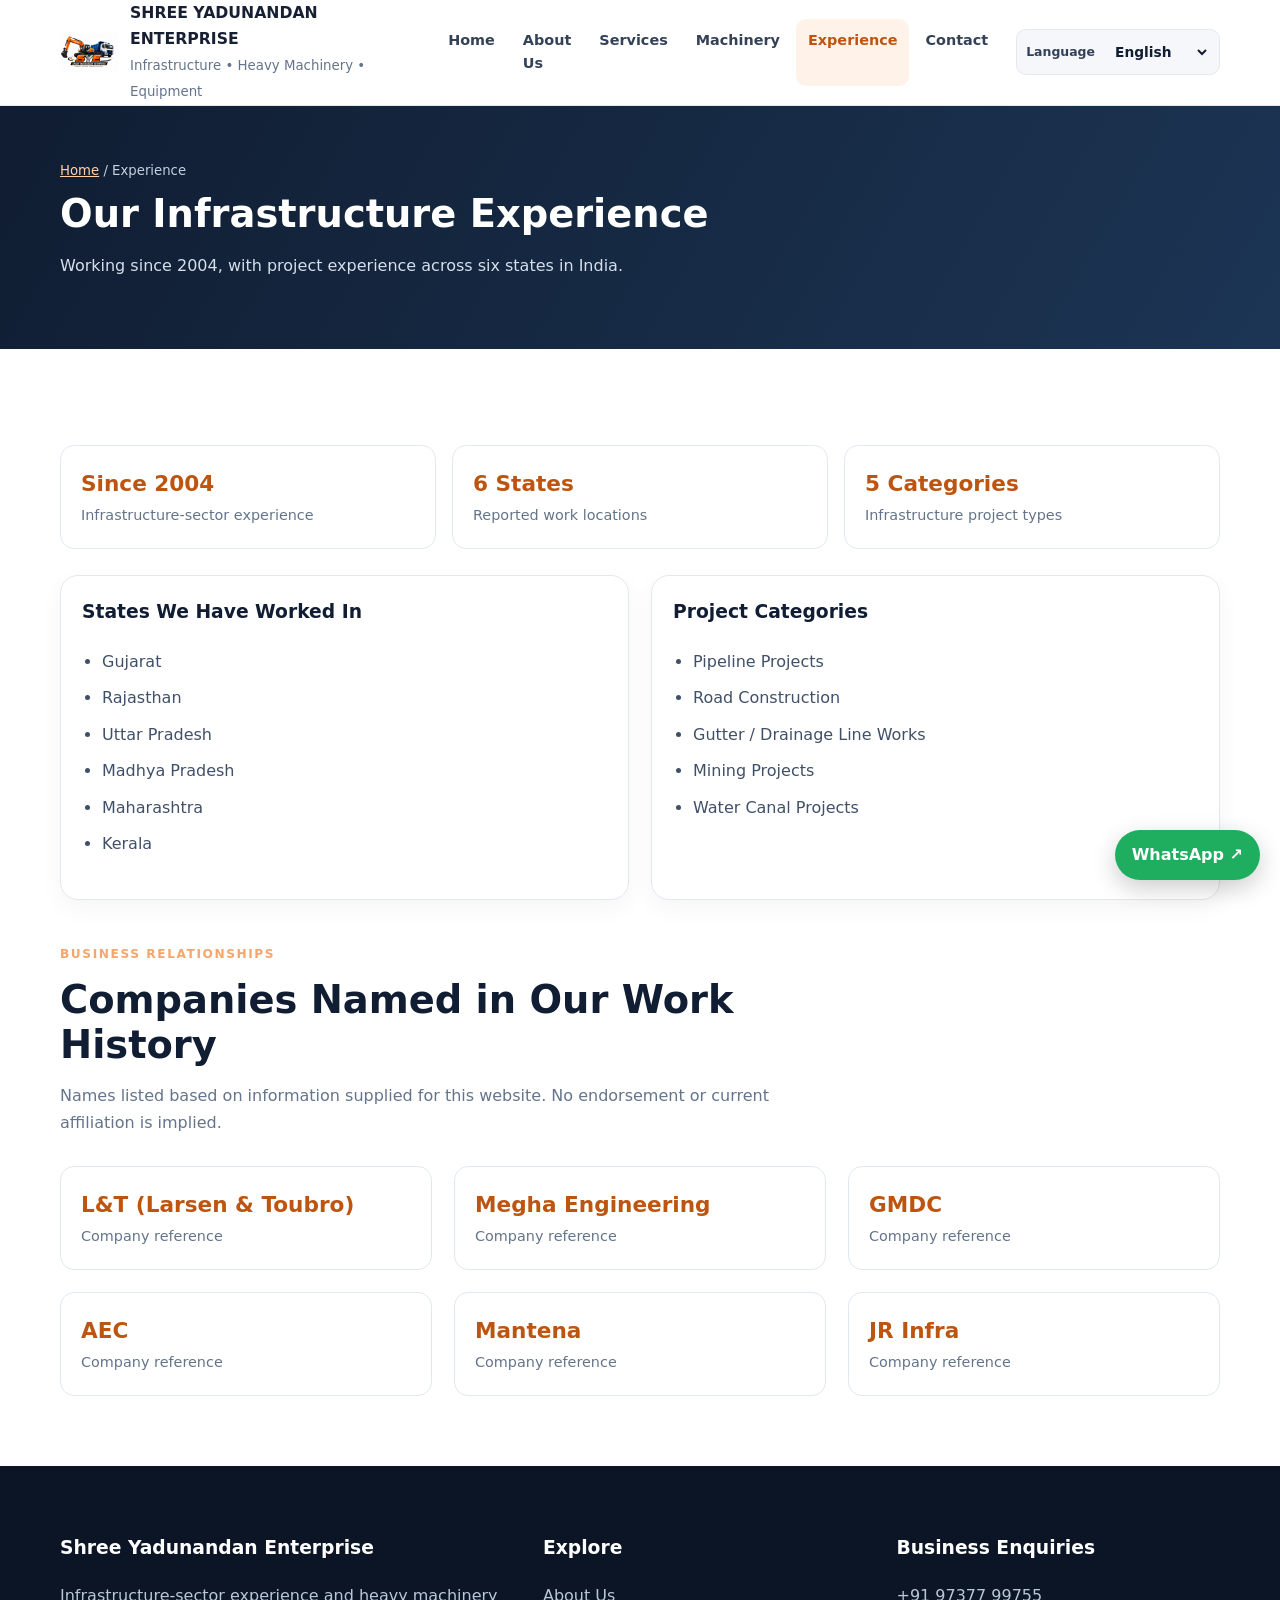
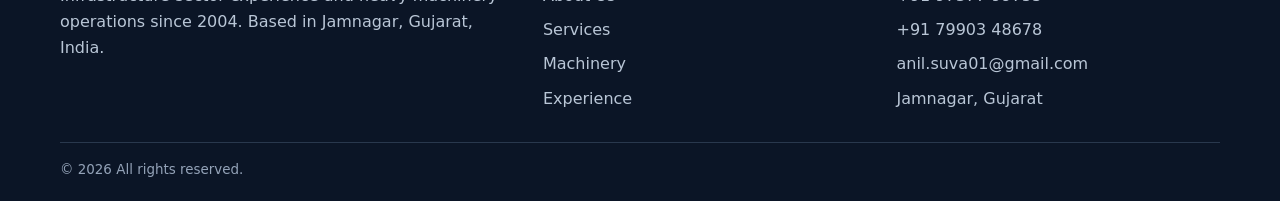
<file: experience.html>
<!doctype html>
<html lang="en">


<head>
  <meta charset="utf-8">
  <meta name="viewport" content="width=device-width, initial-scale=1">
  <meta name="theme-color" content="#101d32">

  <!-- English SEO Metadata -->
  <title>Infrastructure Project Experience Since 2004 | SYE Infra</title>

  <meta
    name="description"
    content="Explore Shree Yadunandan Enterprise's infrastructure project experience since 2004 across Gujarat, Rajasthan, Uttar Pradesh, Madhya Pradesh, Maharashtra and Kerala."
  >

  <meta name="robots" content="index, follow, max-image-preview:large">
  <meta name="googlebot" content="index, follow">

  <!-- Canonical URL -->
  <link rel="canonical" href="https://syeinfrastructure.vercel.app/experience.html">

  <!-- Favicon -->
  <link rel="icon" href="/images/logo.jpg" type="image/jpeg">

  <!-- Open Graph -->
  <meta property="og:type" content="website">
  <meta property="og:locale" content="en_IN">
  <meta property="og:site_name" content="Shree Yadunandan Enterprise">
  <meta property="og:title" content="Infrastructure Project Experience Since 2004 | SYE Infra">
  <meta
    property="og:description"
    content="Learn about SYE Infra's infrastructure-sector experience since 2004 across six Indian states."
  >
  <meta property="og:url" content="https://syeinfrastructure.vercel.app/experience.html">
  <meta property="og:image" content="https://syeinfrastructure.vercel.app/images/sany215-1.jpg">
  <meta property="og:image:alt" content="Infrastructure construction machinery of SYE Infra">

  <!-- Twitter -->
  <meta name="twitter:card" content="summary_large_image">
  <meta name="twitter:title" content="Infrastructure Project Experience Since 2004 | SYE Infra">
  <meta
    name="twitter:description"
    content="Shree Yadunandan Enterprise infrastructure project experience since 2004 across six Indian states."
  >
  <meta name="twitter:image" content="https://syeinfrastructure.vercel.app/images/sany215-1.jpg">

  <!-- Main CSS -->
  <link rel="stylesheet" href="/assets/css/site.css">

  <!-- Experience Page Structured Data -->
  <script type="application/ld+json">
  {
    "@context": "https://schema.org",
    "@graph": [
      {
        "@type": "Organization",
        "@id": "https://syeinfrastructure.vercel.app/#organization",
        "name": "Shree Yadunandan Enterprise",
        "alternateName": "SYE Infra",
        "url": "https://syeinfrastructure.vercel.app/",
        "logo": "https://syeinfrastructure.vercel.app/images/logo.jpg",
        "foundingDate": "2004",
        "email": "anil.suva01@gmail.com",
        "telephone": [
          "+91 97377 99755",
          "+91 79903 48678"
        ],
        "address": {
          "@type": "PostalAddress",
          "addressLocality": "Jamnagar",
          "addressRegion": "Gujarat",
          "addressCountry": "IN"
        }
      },
      {
        "@type": "WebPage",
        "@id": "https://syeinfrastructure.vercel.app/experience.html#webpage",
        "url": "https://syeinfrastructure.vercel.app/experience.html",
        "name": "Infrastructure Project Experience Since 2004",
        "description": "Shree Yadunandan Enterprise infrastructure-sector experience since 2004 across six Indian states.",
        "inLanguage": "en-IN",
        "about": {
          "@id": "https://syeinfrastructure.vercel.app/#organization"
        }
      },
      {
        "@type": "BreadcrumbList",
        "itemListElement": [
          {
            "@type": "ListItem",
            "position": 1,
            "name": "Home",
            "item": "https://syeinfrastructure.vercel.app/"
          },
          {
            "@type": "ListItem",
            "position": 2,
            "name": "Experience",
            "item": "https://syeinfrastructure.vercel.app/experience.html"
          }
        ]
      }
    ]
  }
  </script>

  <!-- Main JavaScript -->
  <script src="/assets/js/site.js" defer></script>
</head>


<body>

  <!-- Top Contact Bar -->
  <div class="topbar">
    <div class="container">

      <span data-i18n="location">
        Jamnagar, Gujarat, India
      </span>

      <a
        class="topbar-email"
        href="mailto:anil.suva01@gmail.com"
      >
        anil.suva01@gmail.com
      </a>

    </div>
  </div>

  <!-- Header -->
  <header class="site-header">

    <div class="container header-inner">

      <a
        class="brand"
        href="/"
        aria-label="SYE Infra home"
      >

        <img
          src="/images/logo.jpg"
          alt="Shree Yadunandan Enterprise logo"
        >

        <span>
          <strong>SHREE YADUNANDAN ENTERPRISE</strong>
          <small data-i18n="brandTagline">
            Infrastructure • Heavy Machinery • Equipment
          </small>
        </span>

      </a>

      <button
        class="nav-toggle"
        type="button"
        aria-label="Toggle navigation"
        aria-expanded="false"
      >
        ☰
      </button>

      <nav class="nav" aria-label="Main navigation">

        <a href="/" data-i18n="navHome">Home</a>

        <a href="/about.html" data-i18n="navAbout">About Us</a>

        <a href="/services.html" data-i18n="navServices">Services</a>

        <a href="/machinery.html" data-i18n="navMachinery">Machinery</a>

        <a
          href="/experience.html"
          aria-current="page"
          data-i18n="navExperience"
        >
          Experience
        </a>

        <a href="/contact.html" data-i18n="navContact">Contact</a>

      </nav>

      <!-- Language Selector -->
      <div class="language-selector">
        <label for="languageSelect" data-i18n="languageLabel">
          Language
        </label>

        <select id="languageSelect" aria-label="Select language">
          <option value="en">English</option>
          <option value="hi">हिन्दी</option>
          <option value="gu">ગુજરાતી</option>
        </select>
      </div>

    </div>

  </header>

  <main>

    <!-- Page Hero -->
    <section class="page-hero">

      <div class="container">

        <div class="crumb">
          <a href="/" data-i18n="navHome">Home</a>
          / <span data-i18n="experienceBreadcrumb">Experience</span>
        </div>

        <h1 data-i18n="experienceHeroTitle">
          Our Infrastructure Experience
        </h1>

        <p data-i18n="experienceHeroDescription">
          Working since 2004, with project experience
          across six states in India.
        </p>

      </div>

    </section>

    <!-- Experience Section -->
    <section class="section experience-section">

      <div class="container">

        <!-- Experience Statistics -->
        <div class="stats">

          <div class="stat">
            <strong data-i18n="experienceSince">Since 2004</strong>
            <span data-i18n="experienceStat1">
              Infrastructure-sector experience
            </span>
          </div>

          <div class="stat">
            <strong data-i18n="experienceStates">6 States</strong>
            <span data-i18n="experienceStat2">
              Reported work locations
            </span>
          </div>

          <div class="stat">
            <strong data-i18n="experienceCategories">5 Categories</strong>
            <span data-i18n="experienceStat3">
              Infrastructure project types
            </span>
          </div>

        </div>

        <!-- States and Project Categories -->
        <div class="grid two">

          <article class="card">

            <div class="card-body">

              <h3 data-i18n="experienceStatesTitle">
                States We Have Worked In
              </h3>

              <ul class="checks">
                <li data-i18n="stateGujarat">Gujarat</li>
                <li data-i18n="stateRajasthan">Rajasthan</li>
                <li data-i18n="stateUP">Uttar Pradesh</li>
                <li data-i18n="stateMP">Madhya Pradesh</li>
                <li data-i18n="stateMaharashtra">Maharashtra</li>
                <li data-i18n="stateKerala">Kerala</li>
              </ul>

            </div>

          </article>

          <article class="card">

            <div class="card-body">

              <h3 data-i18n="experienceProjectTitle">
                Project Categories
              </h3>

              <ul class="checks">
                <li data-i18n="experiencePipeline">Pipeline Projects</li>
                <li data-i18n="experienceRoad">Road Construction</li>
                <li data-i18n="experienceDrainage">Gutter / Drainage Line Works</li>
                <li data-i18n="experienceMining">Mining Projects</li>
                <li data-i18n="experienceCanal">Water Canal Projects</li>
              </ul>

            </div>

          </article>

        </div>

        <!-- Business Relationships -->
        <div
          class="section-head"
          style="margin-top:40px"
        >

          <span class="kicker" data-i18n="businessRelationships">
            Business relationships
          </span>

          <h2 data-i18n="experienceCompaniesTitle">
            Companies Named in Our Work History
          </h2>

          <p data-i18n="experienceCompaniesDescription">
            Names listed based on information supplied for this
            website. No endorsement or current affiliation is implied.
          </p>

        </div>

        <div class="grid three">

          <div class="stat">
            <strong>L&T (Larsen & Toubro)</strong>
            <span data-i18n="companyReference">Company reference</span>
          </div>

          <div class="stat">
            <strong>Megha Engineering</strong>
            <span data-i18n="companyReference">Company reference</span>
          </div>

          <div class="stat">
            <strong>GMDC</strong>
            <span data-i18n="companyReference">Company reference</span>
          </div>

          <div class="stat">
            <strong>AEC</strong>
            <span data-i18n="companyReference">Company reference</span>
          </div>

          <div class="stat">
            <strong>Mantena</strong>
            <span data-i18n="companyReference">Company reference</span>
          </div>

          <div class="stat">
            <strong>JR Infra</strong>
            <span data-i18n="companyReference">Company reference</span>
          </div>

        </div>

      </div>

    </section>

  </main>

  <!-- Footer -->
  <footer class="site-footer">

    <div class="container">

      <div class="footgrid">

        <div>

          <h3 data-i18n="footerCompany">
            Shree Yadunandan Enterprise
          </h3>

          <p data-i18n="footerDescription">
            Infrastructure-sector experience and heavy machinery
            operations since 2004. Based in Jamnagar, Gujarat, India.
          </p>

        </div>

        <div>

          <h3 data-i18n="footerExplore">Explore</h3>

          <div class="links">

            <a href="/about.html" data-i18n="navAbout">About Us</a>

            <a href="/services.html" data-i18n="navServices">Services</a>

            <a href="/machinery.html" data-i18n="navMachinery">Machinery</a>

            <a href="/experience.html" data-i18n="navExperience">Experience</a>

          </div>

        </div>

        <div>

          <h3 data-i18n="footerEnquiries">Business Enquiries</h3>

          <div class="links">

            <a href="tel:+919737799755">
              +91 97377 99755
            </a>

            <a href="tel:+917990348678">
              +91 79903 48678
            </a>

            <a href="mailto:anil.suva01@gmail.com">
              anil.suva01@gmail.com
            </a>

            <a
              href="https://maps.app.goo.gl/2iMzkSXdpaFVbEL87"
              target="_blank"
              rel="noopener noreferrer"
              data-i18n="footerLocation"
            >
              Jamnagar, Gujarat
            </a>

          </div>

        </div>

      </div>

      <div class="copyright">

        © <span data-year>2026</span>
        <span data-i18n="copyright">
          Shree Yadunandan Enterprise. All rights reserved.
        </span>

      </div>

    </div>

  </footer>

  <!-- WhatsApp Button -->
  <a
    class="whatsapp"
    href="https://wa.me/917990348678"
    target="_blank"
    rel="noopener noreferrer"
    data-i18n="whatsapp"
  >
    WhatsApp ↗
  </a>

</body>
</html>
</file>
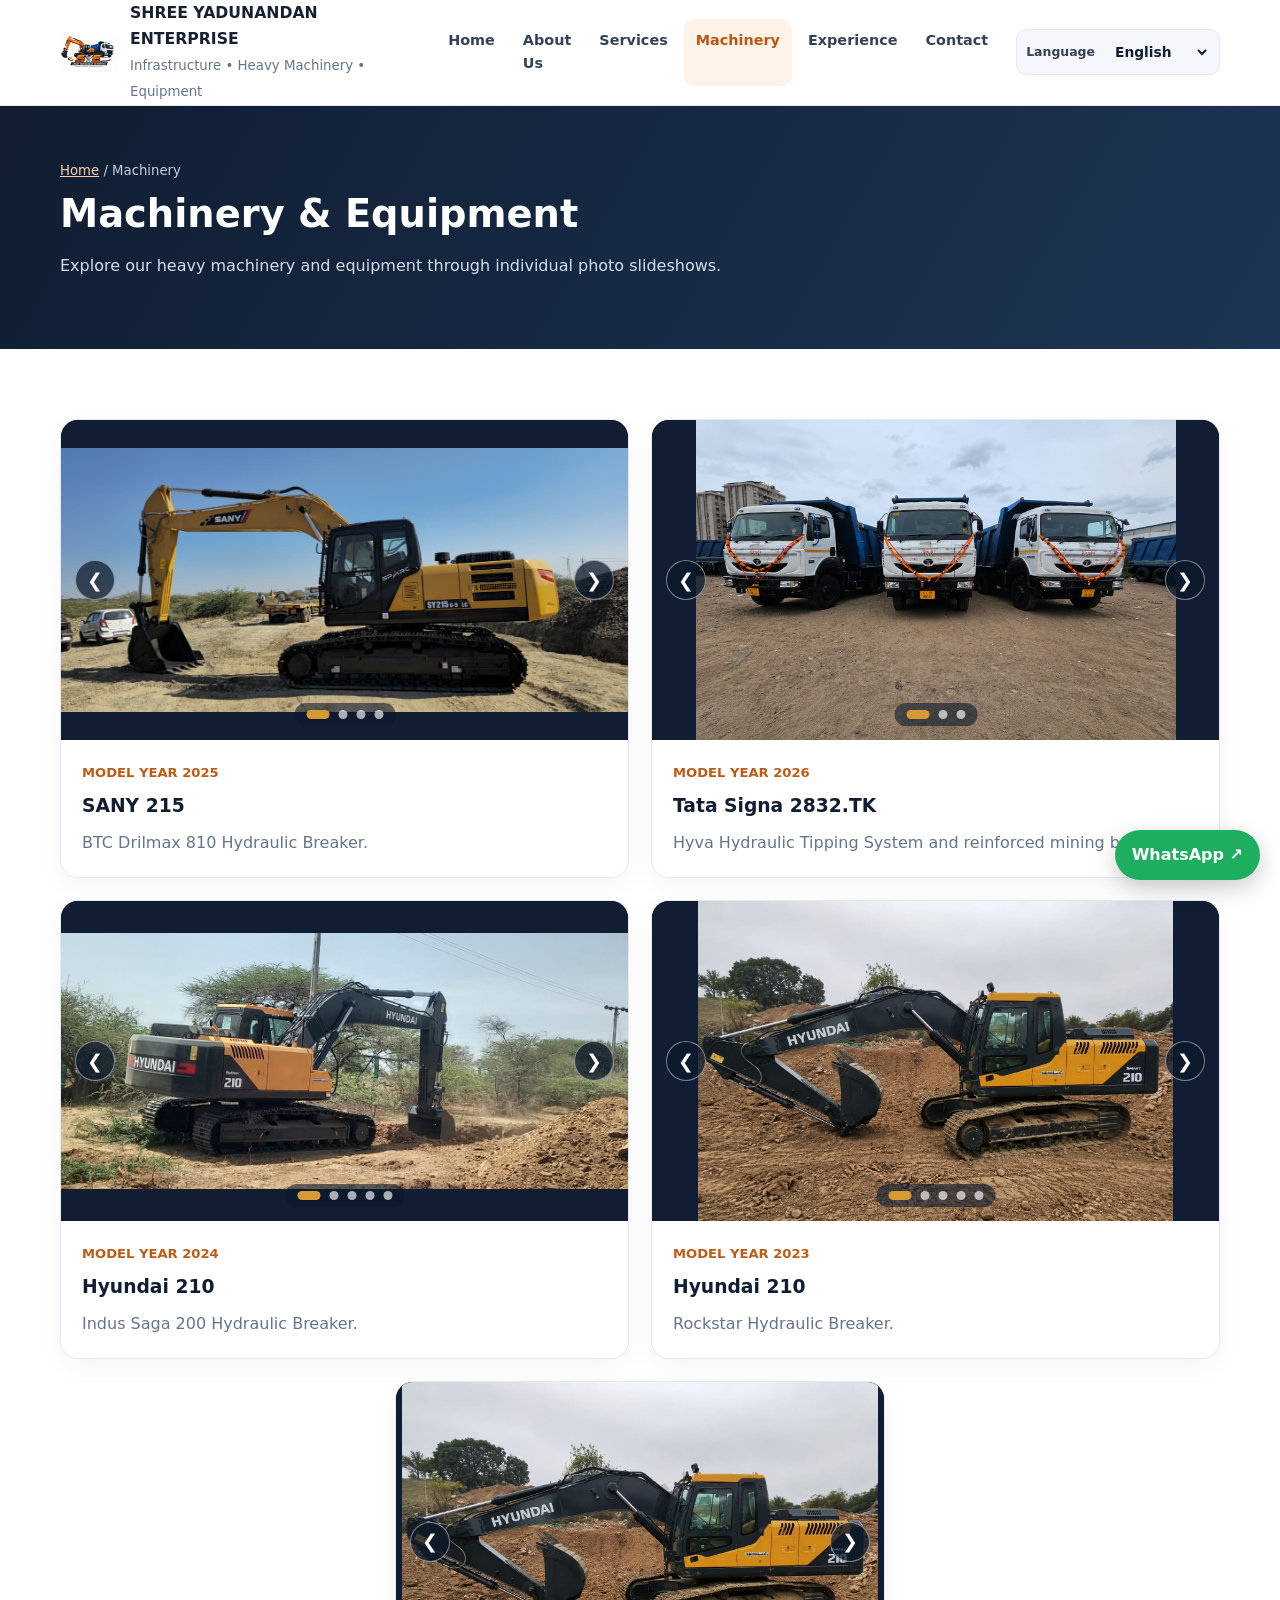
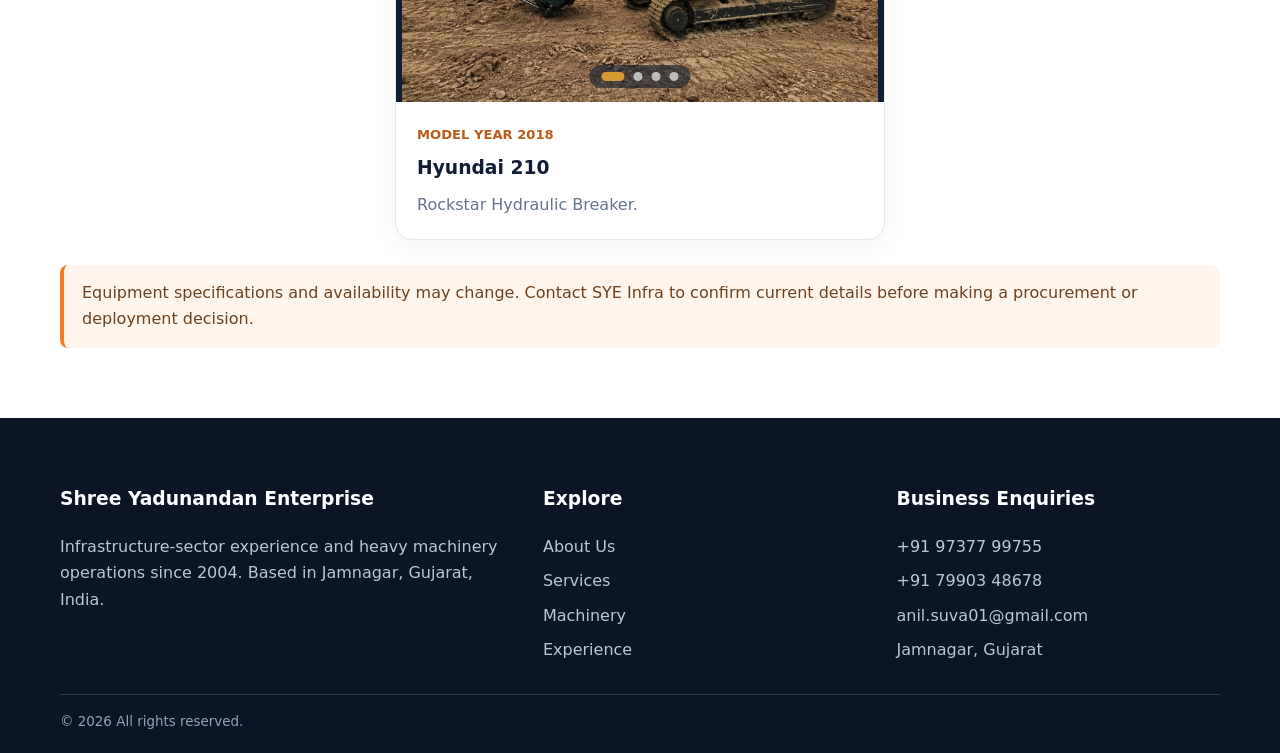
<file: machinery.html>
<!doctype html>
<html lang="en">

<head>
  <meta charset="utf-8">
  <meta name="viewport" content="width=device-width, initial-scale=1">
  <meta name="theme-color" content="#101d32">

  <!-- English SEO Metadata -->
  <title>Excavators, Hydraulic Breakers & Dumpers | SYE Infra</title>

  <meta
    name="description"
    content="Explore the heavy machinery and equipment used by Shree Yadunandan Enterprise (SYE Infra), Jamnagar, Gujarat, including excavators, hydraulic breakers and dumpers."
  >

  <meta name="robots" content="index, follow, max-image-preview:large">
  <meta name="googlebot" content="index, follow">

  <!-- Canonical URL -->
  <link rel="canonical" href="https://syeinfrastructure.vercel.app/machinery.html">

  <!-- Favicon -->
  <link rel="icon" href="/images/logo.jpg" type="image/jpeg">

  <!-- Open Graph -->
  <meta property="og:type" content="website">
  <meta property="og:locale" content="en_IN">
  <meta property="og:site_name" content="Shree Yadunandan Enterprise">
  <meta property="og:title" content="Excavators, Hydraulic Breakers & Dumpers | SYE Infra">
  <meta
    property="og:description"
    content="View the excavators, hydraulic breakers and dumper equipment of Shree Yadunandan Enterprise, based in Jamnagar, Gujarat."
  >
  <meta property="og:url" content="https://syeinfrastructure.vercel.app/machinery.html">
  <meta property="og:image" content="https://syeinfrastructure.vercel.app/images/sany215-1.jpg">
  <meta property="og:image:alt" content="SANY 215 excavator used by Shree Yadunandan Enterprise">

  <!-- Twitter -->
  <meta name="twitter:card" content="summary_large_image">
  <meta name="twitter:title" content="Excavators, Hydraulic Breakers & Dumpers | SYE Infra">
  <meta
    name="twitter:description"
    content="Explore heavy construction machinery and equipment at Shree Yadunandan Enterprise, Jamnagar, Gujarat."
  >
  <meta name="twitter:image" content="https://syeinfrastructure.vercel.app/images/sany215-1.jpg">

  <!-- Main CSS -->
  <link rel="stylesheet" href="/assets/css/site.css">

  <!-- Machinery Page Structured Data -->
  <script type="application/ld+json">
  {
    "@context": "https://schema.org",
    "@graph": [
      {
        "@type": "Organization",
        "@id": "https://syeinfrastructure.vercel.app/#organization",
        "name": "Shree Yadunandan Enterprise",
        "alternateName": "SYE Infra",
        "url": "https://syeinfrastructure.vercel.app/",
        "logo": "https://syeinfrastructure.vercel.app/images/logo.jpg",
        "foundingDate": "2004",
        "email": "anil.suva01@gmail.com",
        "telephone": [
          "+91 97377 99755",
          "+91 79903 48678"
        ],
        "address": {
          "@type": "PostalAddress",
          "addressLocality": "Jamnagar",
          "addressRegion": "Gujarat",
          "addressCountry": "IN"
        }
      },
      {
        "@type": "CollectionPage",
        "@id": "https://syeinfrastructure.vercel.app/machinery.html#webpage",
        "url": "https://syeinfrastructure.vercel.app/machinery.html",
        "name": "Machinery & Equipment Gallery | SYE Infra",
        "description": "Heavy machinery gallery featuring excavators, hydraulic breakers and dumpers.",
        "inLanguage": "en-IN",
        "about": {
          "@id": "https://syeinfrastructure.vercel.app/#organization"
        }
      },
      {
        "@type": "BreadcrumbList",
        "itemListElement": [
          {
            "@type": "ListItem",
            "position": 1,
            "name": "Home",
            "item": "https://syeinfrastructure.vercel.app/"
          },
          {
            "@type": "ListItem",
            "position": 2,
            "name": "Machinery",
            "item": "https://syeinfrastructure.vercel.app/machinery.html"
          }
        ]
      }
    ]
  }
  </script>

  <!-- Main JavaScript -->
  <script src="/assets/js/site.js" defer></script>
</head>


<body>

  <!-- Header -->
  <header class="site-header">
    <div class="container header-inner">

      <a class="brand" href="/" aria-label="SYE Infra home">
        <img src="/images/logo.jpg" alt="Shree Yadunandan Enterprise logo">

        <span>
          <strong>SHREE YADUNANDAN ENTERPRISE</strong>
          <small data-i18n="brandTagline">Infrastructure • Heavy Machinery • Equipment</small>
        </span>
      </a>

      <button
        class="nav-toggle"
        type="button"
        aria-label="Toggle navigation"
        aria-expanded="false">
        ☰
      </button>

      <nav class="nav" aria-label="Main navigation">
        <a href="/" data-i18n="navHome">Home</a>
        <a href="/about.html" data-i18n="navAbout">About Us</a>
        <a href="/services.html" data-i18n="navServices">Services</a>
        <a href="/machinery.html" aria-current="page" data-i18n="navMachinery">Machinery</a>
        <a href="/experience.html" data-i18n="navExperience">Experience</a>
        <a href="/contact.html" data-i18n="navContact">Contact</a>
      </nav>

      <!-- Language Selector -->
      <div class="language-selector">
        <label for="languageSelect" data-i18n="languageLabel">Language</label>
        <select id="languageSelect" aria-label="Select language">
          <option value="en">English</option>
          <option value="hi">हिन्दी</option>
          <option value="gu">ગુજરાતી</option>
        </select>
      </div>

    </div>
  </header>

  <main>

    <!-- Page Hero -->
    <section class="page-hero">
      <div class="container">

        <div class="crumb">
          <a href="/" data-i18n="navHome">Home</a>
          / <span data-i18n="machineryBreadcrumb">Machinery</span>
        </div>

        <h1 data-i18n="machineryHeroTitle">Machinery & Equipment</h1>

        <p data-i18n="machineryHeroDescription">
          Explore our heavy machinery and equipment through
          individual photo slideshows.
        </p>

      </div>
    </section>

    <!-- Machinery Gallery -->
    <section class="section">
      <div class="container">

        <div class="grid two machinery-grid">

          <!-- SANY 215 -->
          <article class="card">

            <div class="machinery-gallery" data-machinery-slider>

              <div class="machinery-gallery-slides">

                <img class="machinery-gallery-slide is-active"
                     src="/images/sany215-1.jpg"
                     alt="SANY 215 excavator with BTC Drilmax 810 hydraulic breaker"
                     fetchpriority="high">

                <img class="machinery-gallery-slide"
                     src="/images/sany215-2.jpg"
                     alt="SANY 215 machinery photograph 2"
                     loading="lazy">

                <img class="machinery-gallery-slide"
                     src="/images/sany215-3.jpg"
                     alt="SANY 215 machinery photograph 3"
                     loading="lazy">

                <img class="machinery-gallery-slide"
                     src="/images/sany215-4.jpg"
                     alt="SANY 215 machinery photograph 4"
                     loading="lazy">

              </div>

              <button class="machinery-gallery-arrow prev"
                      type="button"
                      data-machinery-prev
                      aria-label="Previous SANY 215 photo">
                &#10094;
              </button>

              <button class="machinery-gallery-arrow next"
                      type="button"
                      data-machinery-next
                      aria-label="Next SANY 215 photo">
                &#10095;
              </button>

              <div class="machinery-gallery-dots"
                   aria-label="SANY 215 photo navigation">

                <button class="is-active" type="button" data-machinery-dot="0" aria-label="SANY 215 photo 1"></button>
                <button type="button" data-machinery-dot="1" aria-label="SANY 215 photo 2"></button>
                <button type="button" data-machinery-dot="2" aria-label="SANY 215 photo 3"></button>
                <button type="button" data-machinery-dot="3" aria-label="SANY 215 photo 4"></button>

              </div>

            </div>

            <div class="card-body">
              <div class="meta" data-i18n="machineryYear2025">MODEL YEAR 2025</div>
              <h3>SANY 215</h3>
              <p data-i18n="sanyDescription">BTC Drilmax 810 Hydraulic Breaker.</p>
            </div>

          </article>

          <!-- Tata Signa Dumper -->
          <article class="card">

            <div class="machinery-gallery" data-machinery-slider>

              <div class="machinery-gallery-slides">

                <img class="machinery-gallery-slide is-active"
                     src="/images/hayva1.jpg"
                     alt="Tata Signa 2832.TK dumper"
                     loading="lazy">

                <img class="machinery-gallery-slide"
                     src="/images/hayva2.jpg"
                     alt="Tata Signa dumper photograph 2"
                     loading="lazy">

                <img class="machinery-gallery-slide"
                     src="/images/hayva3.jpg"
                     alt="Tata Signa dumper photograph 3"
                     loading="lazy">

              </div>

              <button class="machinery-gallery-arrow prev"
                      type="button"
                      data-machinery-prev
                      aria-label="Previous Tata Signa photo">
                &#10094;
              </button>

              <button class="machinery-gallery-arrow next"
                      type="button"
                      data-machinery-next
                      aria-label="Next Tata Signa photo">
                &#10095;
              </button>

              <div class="machinery-gallery-dots"
                   aria-label="Tata Signa photo navigation">

                <button class="is-active" type="button" data-machinery-dot="0" aria-label="Tata Signa photo 1"></button>
                <button type="button" data-machinery-dot="1" aria-label="Tata Signa photo 2"></button>
                <button type="button" data-machinery-dot="2" aria-label="Tata Signa photo 3"></button>

              </div>

            </div>

            <div class="card-body">
              <div class="meta" data-i18n="machineryYear2026">MODEL YEAR 2026</div>
              <h3>Tata Signa 2832.TK</h3>
              <p data-i18n="tataDescription">
                Hyva Hydraulic Tipping System and reinforced
                mining body.
              </p>
            </div>

          </article>

          <!-- Hyundai 210 - 2024 -->
          <article class="card">

            <div class="machinery-gallery" data-machinery-slider>

              <div class="machinery-gallery-slides">

                <img class="machinery-gallery-slide is-active"
                     src="/images/hyundai210-1.jpg"
                     alt="Hyundai 210 excavator 2024"
                     loading="lazy">

                <img class="machinery-gallery-slide"
                     src="/images/hyundai210-2.jpg"
                     alt="Hyundai 210 2024 photograph 2"
                     loading="lazy">

                <img class="machinery-gallery-slide"
                     src="/images/hyundai210-3.jpg"
                     alt="Hyundai 210 2024 photograph 3"
                     loading="lazy">

                <img class="machinery-gallery-slide"
                     src="/images/hyundai210-4.jpg"
                     alt="Hyundai 210 2024 photograph 4"
                     loading="lazy">

                <img class="machinery-gallery-slide"
                     src="/images/hyundai210-5.jpg"
                     alt="Hyundai 210 2024 photograph 5"
                     loading="lazy">

              </div>

              <button class="machinery-gallery-arrow prev"
                      type="button"
                      data-machinery-prev
                      aria-label="Previous Hyundai 210 2024 photo">
                &#10094;
              </button>

              <button class="machinery-gallery-arrow next"
                      type="button"
                      data-machinery-next
                      aria-label="Next Hyundai 210 2024 photo">
                &#10095;
              </button>

              <div class="machinery-gallery-dots"
                   aria-label="Hyundai 210 2024 photo navigation">

                <button class="is-active" type="button" data-machinery-dot="0" aria-label="Hyundai photo 1"></button>
                <button type="button" data-machinery-dot="1" aria-label="Hyundai photo 2"></button>
                <button type="button" data-machinery-dot="2" aria-label="Hyundai photo 3"></button>
                <button type="button" data-machinery-dot="3" aria-label="Hyundai photo 4"></button>
                <button type="button" data-machinery-dot="4" aria-label="Hyundai photo 5"></button>

              </div>

            </div>

            <div class="card-body">
              <div class="meta" data-i18n="machineryYear2024">MODEL YEAR 2024</div>
              <h3>Hyundai 210</h3>
              <p data-i18n="hyundai2024Description">Indus Saga 200 Hydraulic Breaker.</p>
            </div>

          </article>

          <!-- Hyundai 210 - 2023 -->
          <article class="card">

            <div class="machinery-gallery" data-machinery-slider>

              <div class="machinery-gallery-slides">

                <img class="machinery-gallery-slide is-active"
                     src="/images/hyundai210-m2-1.jpg"
                     alt="Hyundai 210 excavator 2023"
                     loading="lazy">

                <img class="machinery-gallery-slide"
                     src="/images/hyundai210-m2-2.jpg"
                     alt="Hyundai 210 2023 photograph 2"
                     loading="lazy">

                <img class="machinery-gallery-slide"
                     src="/images/hyundai210-m2-3.jpg"
                     alt="Hyundai 210 2023 photograph 3"
                     loading="lazy">

                <img class="machinery-gallery-slide"
                     src="/images/hyundai210-m2-4.jpg"
                     alt="Hyundai 210 2023 photograph 4"
                     loading="lazy">

                <img class="machinery-gallery-slide"
                     src="/images/hyundai210-m2-5.jpg"
                     alt="Hyundai 210 2023 photograph 5"
                     loading="lazy">

              </div>

              <button class="machinery-gallery-arrow prev"
                      type="button"
                      data-machinery-prev
                      aria-label="Previous Hyundai 210 2023 photo">
                &#10094;
              </button>

              <button class="machinery-gallery-arrow next"
                      type="button"
                      data-machinery-next
                      aria-label="Next Hyundai 210 2023 photo">
                &#10095;
              </button>

              <div class="machinery-gallery-dots"
                   aria-label="Hyundai 210 2023 photo navigation">

                <button class="is-active" type="button" data-machinery-dot="0" aria-label="Hyundai photo 1"></button>
                <button type="button" data-machinery-dot="1" aria-label="Hyundai photo 2"></button>
                <button type="button" data-machinery-dot="2" aria-label="Hyundai photo 3"></button>
                <button type="button" data-machinery-dot="3" aria-label="Hyundai photo 4"></button>
                <button type="button" data-machinery-dot="4" aria-label="Hyundai photo 5"></button>

              </div>

            </div>

            <div class="card-body">
              <div class="meta" data-i18n="machineryYear2023">MODEL YEAR 2023</div>
              <h3>Hyundai 210</h3>
              <p data-i18n="hyundai2023Description">Rockstar Hydraulic Breaker.</p>
            </div>

          </article>

          <!-- Hyundai 210 - 2018 -->
          <article class="card">

            <div class="machinery-gallery" data-machinery-slider>

              <div class="machinery-gallery-slides">

                <img class="machinery-gallery-slide is-active"
                     src="/images/hyundai210-m3-1.jpg"
                     alt="Hyundai 210 excavator 2018"
                     loading="lazy">

                <img class="machinery-gallery-slide"
                     src="/images/hyundai210-m3-2.jpg"
                     alt="Hyundai 210 2018 photograph 2"
                     loading="lazy">

                <img class="machinery-gallery-slide"
                     src="/images/hyundai210-m3-3.jpg"
                     alt="Hyundai 210 2018 photograph 3"
                     loading="lazy">

                <img class="machinery-gallery-slide"
                     src="/images/hyundai210-m3-4.jpg"
                     alt="Hyundai 210 2018 photograph 4"
                     loading="lazy">

              </div>

              <button class="machinery-gallery-arrow prev"
                      type="button"
                      data-machinery-prev
                      aria-label="Previous Hyundai 210 2018 photo">
                &#10094;
              </button>

              <button class="machinery-gallery-arrow next"
                      type="button"
                      data-machinery-next
                      aria-label="Next Hyundai 210 2018 photo">
                &#10095;
              </button>

              <div class="machinery-gallery-dots"
                   aria-label="Hyundai 210 2018 photo navigation">

                <button class="is-active" type="button" data-machinery-dot="0" aria-label="Hyundai photo 1"></button>
                <button type="button" data-machinery-dot="1" aria-label="Hyundai photo 2"></button>
                <button type="button" data-machinery-dot="2" aria-label="Hyundai photo 3"></button>
                <button type="button" data-machinery-dot="3" aria-label="Hyundai photo 4"></button>

              </div>

            </div>

            <div class="card-body">
              <div class="meta" data-i18n="machineryYear2018">MODEL YEAR 2018</div>
              <h3>Hyundai 210</h3>
              <p data-i18n="hyundai2018Description">Rockstar Hydraulic Breaker.</p>
            </div>

          </article>

        </div>

        <div class="notice" style="margin-top:25px" data-i18n="machineryNotice">
          Equipment specifications and availability may change.
          Contact SYE Infra to confirm current details before
          making a procurement or deployment decision.
        </div>

      </div>
    </section>

  </main>

  <!-- Footer -->
  <footer class="site-footer">
    <div class="container">

      <div class="footgrid">

        <div>
          <h3 data-i18n="footerCompany">Shree Yadunandan Enterprise</h3>
          <p data-i18n="footerDescription">
            Infrastructure-sector experience and heavy machinery
            operations since 2004. Based in Jamnagar, Gujarat, India.
          </p>
        </div>

        <div>
          <h3 data-i18n="footerExplore">Explore</h3>
          <div class="links">
            <a href="/about.html" data-i18n="navAbout">About Us</a>
            <a href="/services.html" data-i18n="navServices">Services</a>
            <a href="/machinery.html" data-i18n="navMachinery">Machinery</a>
            <a href="/experience.html" data-i18n="navExperience">Experience</a>
          </div>
        </div>

        <div>
          <h3 data-i18n="footerEnquiries">Business Enquiries</h3>
          <div class="links">
            <a href="tel:+919737799755">+91 97377 99755</a>
            <a href="tel:+917990348678">+91 79903 48678</a>
            <a href="mailto:anil.suva01@gmail.com">
              anil.suva01@gmail.com
            </a>
            <a href="https://maps.app.goo.gl/2iMzkSXdpaFVbEL87"
               target="_blank"
               rel="noopener noreferrer"
               data-i18n="footerLocation">
              Jamnagar, Gujarat
            </a>
          </div>
        </div>

      </div>

      <div class="copyright">
        © <span data-year>2026</span>
        <span data-i18n="copyright">Shree Yadunandan Enterprise. All rights reserved.</span>
      </div>

    </div>
  </footer>

  <!-- WhatsApp Button -->
  <a class="whatsapp"
     href="https://wa.me/917990348678"
     target="_blank"
     rel="noopener noreferrer"
     data-i18n="whatsapp">
    WhatsApp ↗
  </a>

</body>
</html>
</file>
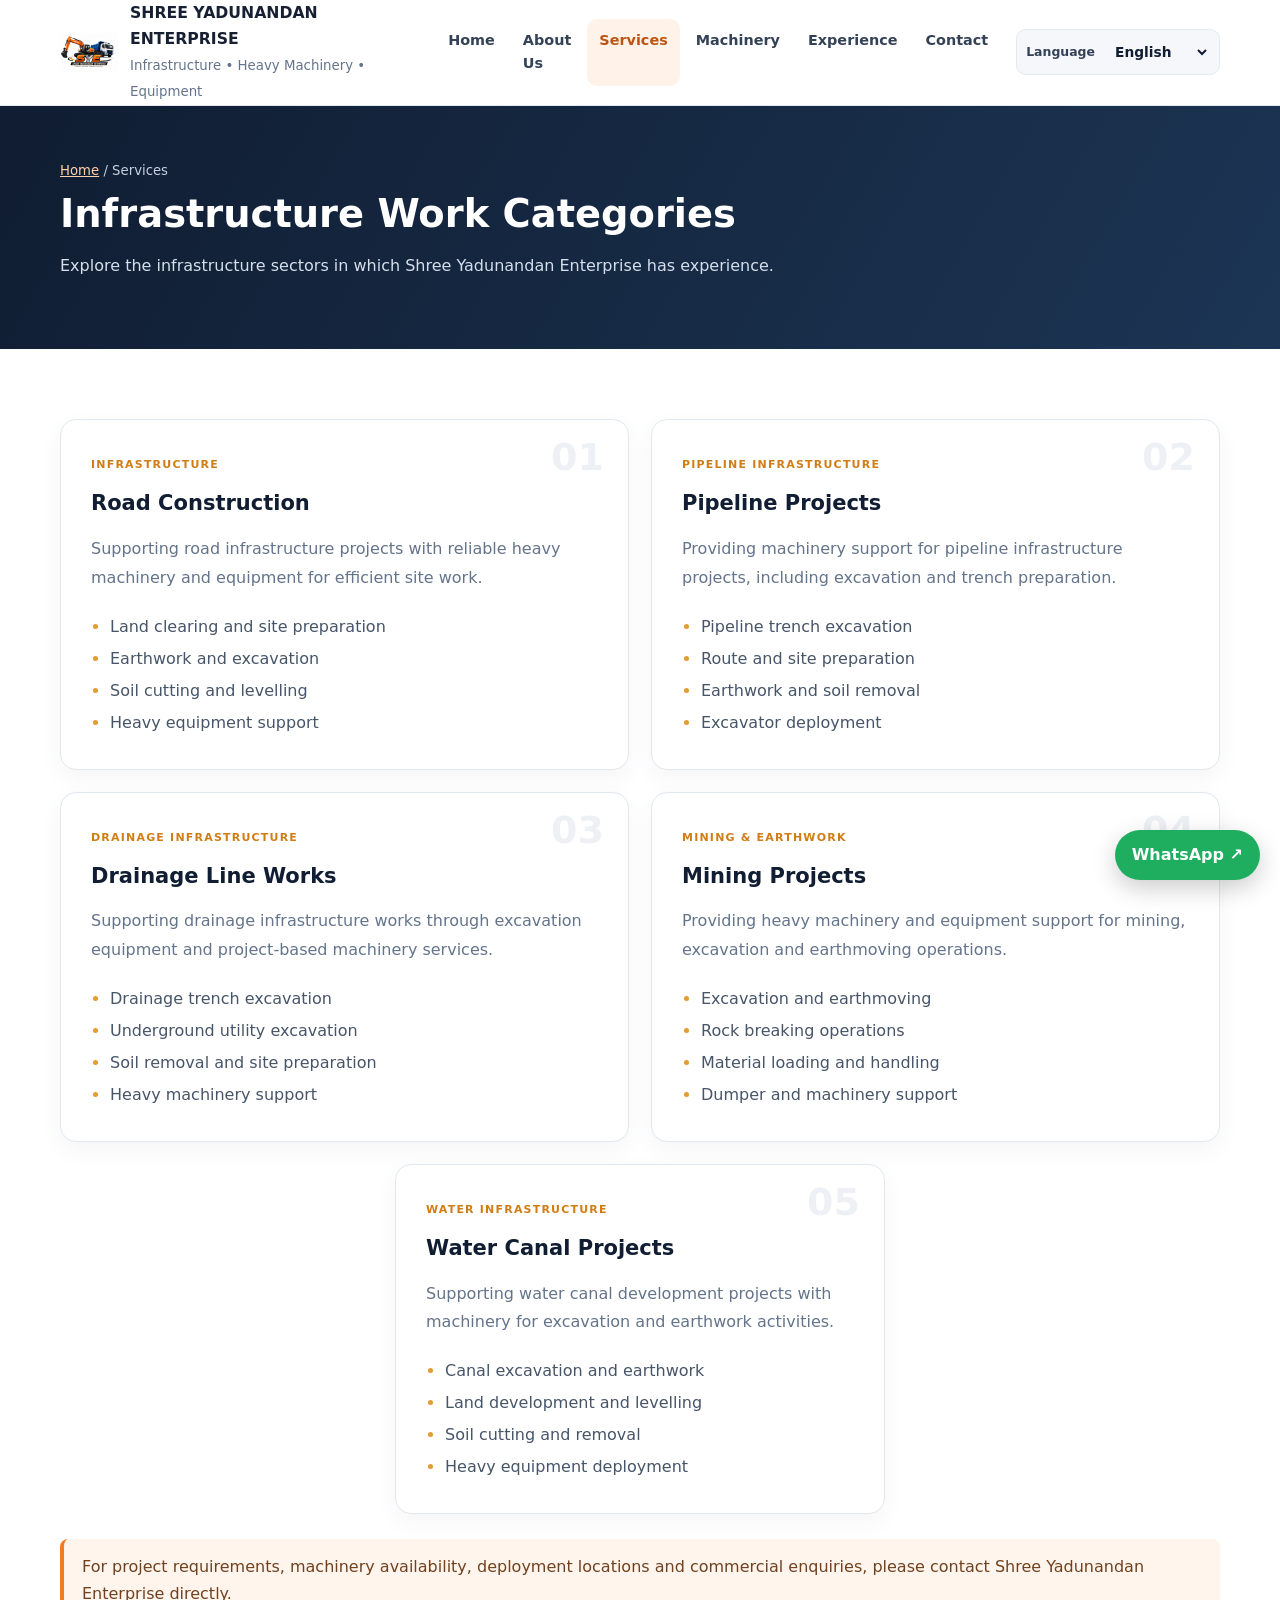
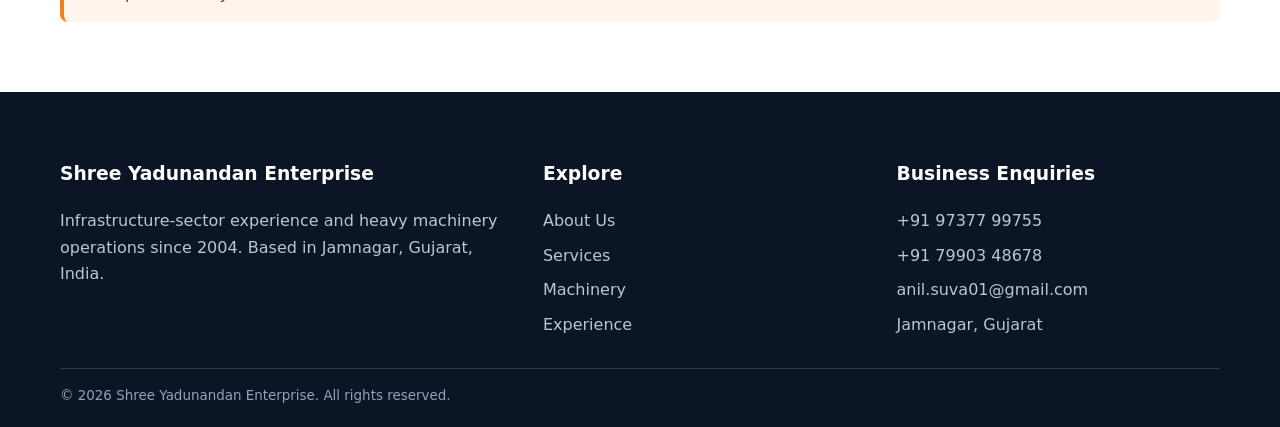
<file: services.html>
<!doctype html>
<html lang="en">


<head>
  <meta charset="utf-8">
  <meta name="viewport" content="width=device-width, initial-scale=1">
  <meta name="theme-color" content="#101d32">

  <!-- English SEO Metadata -->
  <title>Road, Pipeline & Drainage Works | SYE Infra</title>

  <meta
    name="description"
    content="Explore infrastructure services by Shree Yadunandan Enterprise, Jamnagar, Gujarat, including road construction, pipeline works, drainage, mining, mining work, mining and water canal projects."
  >

  <meta name="robots" content="index, follow, max-image-preview:large">
  <meta name="googlebot" content="index, follow">

  <!-- Canonical URL -->
  <link rel="canonical" href="https://syeinfrastructure.vercel.app/services.html">

  <!-- Favicon -->
  <link rel="icon" href="/images/logo.jpg" type="image/jpeg">

  <!-- Open Graph -->
  <meta property="og:type" content="website">
  <meta property="og:locale" content="en_IN">
  <meta property="og:site_name" content="Shree Yadunandan Enterprise">
  <meta property="og:title" content="Road, Pipeline & Drainage Works | SYE Infra">
  <meta
    property="og:description"
    content="Road construction, pipeline, drainage, mining and water canal project services by Shree Yadunandan Enterprise, Jamnagar, Gujarat."
  >
  <meta property="og:url" content="https://syeinfrastructure.vercel.app/services.html">
  <meta property="og:image" content="https://syeinfrastructure.vercel.app/images/sany215-1.jpg">
  <meta property="og:image:alt" content="Heavy construction machinery used for infrastructure projects">

  <!-- Twitter -->
  <meta name="twitter:card" content="summary_large_image">
  <meta name="twitter:title" content="Road, Pipeline & Drainage Works | SYE Infra">
  <meta
    name="twitter:description"
    content="Explore infrastructure services from Shree Yadunandan Enterprise in Jamnagar, Gujarat."
  >
  <meta name="twitter:image" content="https://syeinfrastructure.vercel.app/images/sany215-1.jpg">

  <!-- Main CSS -->
  <link rel="stylesheet" href="/assets/css/site.css">

  <!-- Services Page Structured Data -->
  <script type="application/ld+json">
  {
    "@context": "https://schema.org",
    "@graph": [
      {
        "@type": "Organization",
        "@id": "https://syeinfrastructure.vercel.app/#organization",
        "name": "Shree Yadunandan Enterprise",
        "alternateName": "SYE Infra",
        "url": "https://syeinfrastructure.vercel.app/",
        "logo": "https://syeinfrastructure.vercel.app/images/logo.jpg",
        "foundingDate": "2004",
        "email": "anil.suva01@gmail.com",
        "telephone": [
          "+91 97377 99755",
          "+91 79903 48678"
        ],
        "address": {
          "@type": "PostalAddress",
          "addressLocality": "Jamnagar",
          "addressRegion": "Gujarat",
          "addressCountry": "IN"
        }
      },
      {
        "@type": "CollectionPage",
        "@id": "https://syeinfrastructure.vercel.app/services.html#webpage",
        "url": "https://syeinfrastructure.vercel.app/services.html",
        "name": "Infrastructure Services | SYE Infra",
        "description": "Infrastructure services including road construction, pipeline, drainage, mining and water canal projects.",
        "inLanguage": "en-IN",
        "about": {
          "@id": "https://syeinfrastructure.vercel.app/#organization"
        }
      },
      {
        "@type": "BreadcrumbList",
        "itemListElement": [
          {
            "@type": "ListItem",
            "position": 1,
            "name": "Home",
            "item": "https://syeinfrastructure.vercel.app/"
          },
          {
            "@type": "ListItem",
            "position": 2,
            "name": "Services",
            "item": "https://syeinfrastructure.vercel.app/services.html"
          }
        ]
      }
    ]
  }
  </script>

  <!-- Main JavaScript -->
  <script src="/assets/js/site.js" defer></script>
</head>


<body>

  <!-- TOP BAR -->
  <div class="topbar">
    <div class="container">

      <span data-i18n="location">
        Jamnagar, Gujarat, India
      </span>

      <a class="topbar-email" href="mailto:anil.suva01@gmail.com">
        anil.suva01@gmail.com
      </a>

    </div>
  </div>


  <!-- HEADER -->
  <header class="site-header">

    <div class="container header-inner">

      <a class="brand" href="/" aria-label="SYE Infra home">

        <img
          src="/images/logo.jpg"
          alt="Shree Yadunandan Enterprise logo"
        >

        <span>
          <strong>SHREE YADUNANDAN ENTERPRISE</strong>

          <small data-i18n="brandTagline">
            Infrastructure • Heavy Machinery • Equipment
          </small>
        </span>

      </a>


      <button
        class="nav-toggle"
        type="button"
        aria-label="Toggle navigation"
        aria-expanded="false"
      >
        ☰
      </button>


      <!-- NAVIGATION -->
      <nav class="nav" aria-label="Main navigation">

        <a href="/" data-i18n="navHome">Home</a>

        <a href="/about.html" data-i18n="navAbout">About Us</a>

        <a
          href="/services.html"
          aria-current="page"
          data-i18n="navServices"
        >
          Services
        </a>

        <a href="/machinery.html" data-i18n="navMachinery">Machinery</a>

        <a href="/experience.html" data-i18n="navExperience">Experience</a>

        <a href="/contact.html" data-i18n="navContact">Contact</a>

      </nav>


      <!-- LANGUAGE SELECTOR -->
      <div class="language-selector">

        <label for="languageSelect" data-i18n="languageLabel">
          Language
        </label>

        <select id="languageSelect" aria-label="Select language">
          <option value="en">English</option>
          <option value="hi">हिन्दी</option>
          <option value="gu">ગુજરાતી</option>
        </select>

      </div>

    </div>

  </header>


  <main>

    <!-- PAGE HERO -->
    <section class="page-hero">

      <div class="container">

        <div class="crumb">

          <a href="/" data-i18n="navHome">Home</a>

          / <span data-i18n="servicesBreadcrumb">Services</span>

        </div>

        <h1 data-i18n="servicesHeroTitle">
          Infrastructure Work Categories
        </h1>

        <p data-i18n="servicesHeroDescription">
          Explore the infrastructure sectors in which
          Shree Yadunandan Enterprise has experience.
        </p>

      </div>

    </section>


    <!-- SERVICES SECTION -->
    <section class="section">

      <div class="container">

        <div class="grid two services-grid">


          <!-- ROAD CONSTRUCTION -->
          <article class="card service-card">

            <div class="service-number">01</div>

            <div class="card-body">

              <span class="service-label" data-i18n="roadLabel">
                INFRASTRUCTURE
              </span>

              <h3 data-i18n="roadTitle">
                Road Construction
              </h3>

              <p data-i18n="roadDescription">
                Supporting road infrastructure projects with reliable
                heavy machinery and equipment for efficient site work.
              </p>

              <ul>
                <li data-i18n="roadPoint1">Land clearing and site preparation</li>
                <li data-i18n="roadPoint2">Earthwork and excavation</li>
                <li data-i18n="roadPoint3">Soil cutting and levelling</li>
                <li data-i18n="roadPoint4">Heavy equipment support</li>
              </ul>

            </div>

          </article>


          <!-- PIPELINE PROJECTS -->
          <article class="card service-card">

            <div class="service-number">02</div>

            <div class="card-body">

              <span class="service-label" data-i18n="pipelineLabel">
                PIPELINE INFRASTRUCTURE
              </span>

              <h3 data-i18n="pipelineTitle">
                Pipeline Projects
              </h3>

              <p data-i18n="pipelineDescription">
                Providing machinery support for pipeline infrastructure
                projects, including excavation and trench preparation.
              </p>

              <ul>
                <li data-i18n="pipelinePoint1">Pipeline trench excavation</li>
                <li data-i18n="pipelinePoint2">Route and site preparation</li>
                <li data-i18n="pipelinePoint3">Earthwork and soil removal</li>
                <li data-i18n="pipelinePoint4">Excavator deployment</li>
              </ul>

            </div>

          </article>


          <!-- DRAINAGE LINE WORKS -->
          <article class="card service-card">

            <div class="service-number">03</div>

            <div class="card-body">

              <span class="service-label" data-i18n="drainageLabel">
                DRAINAGE INFRASTRUCTURE
              </span>

              <h3 data-i18n="drainageTitle">
                Drainage Line Works
              </h3>

              <p data-i18n="drainageDescription">
                Supporting drainage infrastructure works through
                excavation equipment and project-based machinery services.
              </p>

              <ul>
                <li data-i18n="drainagePoint1">Drainage trench excavation</li>
                <li data-i18n="drainagePoint2">Underground utility excavation</li>
                <li data-i18n="drainagePoint3">Soil removal and site preparation</li>
                <li data-i18n="drainagePoint4">Heavy machinery support</li>
              </ul>

            </div>

          </article>


          <!-- MINING PROJECTS -->
          <article class="card service-card">

            <div class="service-number">04</div>

            <div class="card-body">

              <span class="service-label" data-i18n="miningLabel">
                MINING & EARTHWORK
              </span>

              <h3 data-i18n="miningTitle">
                Mining Projects
              </h3>

              <p data-i18n="miningDescription">
                Providing heavy machinery and equipment support
                for mining, excavation and earthmoving operations.
              </p>

              <ul>
                <li data-i18n="miningPoint1">Excavation and earthmoving</li>
                <li data-i18n="miningPoint2">Rock breaking operations</li>
                <li data-i18n="miningPoint3">Material loading and handling</li>
                <li data-i18n="miningPoint4">Dumper and machinery support</li>
              </ul>

            </div>

          </article>


          <!-- WATER CANAL PROJECTS -->
          <article class="card service-card">

            <div class="service-number">05</div>

            <div class="card-body">

              <span class="service-label" data-i18n="canalLabel">
                WATER INFRASTRUCTURE
              </span>

              <h3 data-i18n="canalTitle">
                Water Canal Projects
              </h3>

              <p data-i18n="canalDescription">
                Supporting water canal development projects with
                machinery for excavation and earthwork activities.
              </p>

              <ul>
                <li data-i18n="canalPoint1">Canal excavation and earthwork</li>
                <li data-i18n="canalPoint2">Land development and levelling</li>
                <li data-i18n="canalPoint3">Soil cutting and removal</li>
                <li data-i18n="canalPoint4">Heavy equipment deployment</li>
              </ul>

            </div>

          </article>

        </div>


        <!-- IMPORTANT NOTICE -->
        <div class="notice" style="margin-top:25px" data-i18n="servicesNotice">

          For project requirements, machinery availability,
          deployment locations and commercial enquiries,
          please contact Shree Yadunandan Enterprise directly.

        </div>

      </div>

    </section>

  </main>


  <!-- FOOTER -->
  <footer class="site-footer">

    <div class="container">

      <div class="footgrid">

        <div>

          <h3>Shree Yadunandan Enterprise</h3>

          <p data-i18n="footerDescription">
            Infrastructure-sector experience and heavy
            machinery operations since 2004.
            Based in Jamnagar, Gujarat, India.
          </p>

        </div>


        <div>

          <h3 data-i18n="footerExplore">Explore</h3>

          <div class="links">

            <a href="/about.html" data-i18n="navAbout">About Us</a>

            <a href="/services.html" data-i18n="navServices">Services</a>

            <a href="/machinery.html" data-i18n="navMachinery">Machinery</a>

            <a href="/experience.html" data-i18n="navExperience">Experience</a>

          </div>

        </div>


        <div>

          <h3 data-i18n="footerEnquiries">Business Enquiries</h3>

          <div class="links">

            <a href="tel:+919737799755">
              +91 97377 99755
            </a>

            <a href="tel:+917990348678">
              +91 79903 48678
            </a>

            <a href="mailto:anil.suva01@gmail.com">
              anil.suva01@gmail.com
            </a>

            <a
              href="https://maps.app.goo.gl/2iMzkSXdpaFVbEL87"
              target="_blank"
              rel="noopener noreferrer"
              data-i18n="footerLocation"
            >
              Jamnagar, Gujarat
            </a>

          </div>

        </div>

      </div>


      <div class="copyright">

        © <span data-year>2026</span>
        Shree Yadunandan Enterprise.

        <span data-i18n="copyright">
          All rights reserved.
        </span>

      </div>

    </div>

  </footer>


  <!-- WHATSAPP BUTTON -->
  <a
    class="whatsapp"
    href="https://wa.me/917990348678"
    target="_blank"
    rel="noopener noreferrer"
    data-i18n="whatsapp"
  >
    WhatsApp ↗
  </a>


</body>
</html>
</file>
<file: assets/css/site.css>
/* =========================================
   SHREE YADUNANDAN ENTERPRISE
   Main Website Stylesheet
   ========================================= */


/* ---------- 1. COLOR VARIABLES ---------- */

:root {
  --navy: #101d32;
  --orange: #f47b20;
  --ink: #172033;
  --muted: #64748b;
  --paper: #f5f7fa;
  --line: #e4e9f0;

  --radius: 18px;
  --shadow: 0 18px 48px rgba(16, 29, 50, 0.10);
}


/* ---------- 2. GLOBAL STYLES ---------- */

* {
  box-sizing: border-box;
}

html {
  scroll-behavior: smooth;
}

body {
  margin: 0;
  font-family: Inter, system-ui, -apple-system, "Segoe UI", sans-serif;
  color: var(--ink);
  line-height: 1.65;
}

img {
  max-width: 100%;
  display: block;
}

a {
  color: inherit;
}

.container {
  width: min(1160px, calc(100% - 40px));
  margin: auto;
}


/* ---------- 3. TOP CONTACT BAR ---------- */

.topbar {
  background: #0b1526;
  color: #dce5f2;
  font-size: 0.84rem;
}

.topbar .container {
  display: flex;
  justify-content: space-between;
  padding: 8px 0;
}

.topbar a,
.site-footer a {
  text-decoration: none;
}


/* ---------- 4. HEADER ---------- */

.site-header {
  position: sticky;
  top: 0;
  z-index: 30;
  background: white;
  border-bottom: 1px solid var(--line);
}

.header-inner {
  min-height: 78px;
  display: flex;
  align-items: center;
  justify-content: space-between;
  gap: 20px;
}

.brand {
  display: flex;
  align-items: center;
  gap: 12px;
  text-decoration: none;
}

.brand img {
  width: 58px;
  height: 58px;
  object-fit: contain;
}

.brand strong {
  display: block;
  font-size: 0.98rem;
}

.brand small {
  color: var(--muted);
}


/* ---------- 5. NAVIGATION ---------- */

.nav {
  display: flex;
  gap: 4px;
}

.nav a {
  padding: 10px 12px;
  text-decoration: none;
  font-weight: 700;
  font-size: 0.9rem;
  border-radius: 10px;
  color: #344258;
}

.nav a:hover,
.nav a[aria-current="page"] {
  background: #fff2e8;
  color: #bd5510;
}

.nav-toggle {
  display: none;
  padding: 10px 13px;
  background: #fff;
  border: 1px solid var(--line);
  border-radius: 10px;
}


/* ---------- 6. BUTTONS ---------- */

.btn {
  display: inline-flex;
  padding: 12px 18px;
  border-radius: 11px;
  text-decoration: none;
  font-weight: 750;
  border: 1px solid transparent;
  transition: 0.25s ease;
}

.btn:hover {
  transform: translateY(-2px);
}

.btn-primary {
  background: var(--orange);
  color: #fff;
}

.btn-primary:hover {
  background: #d96312;
}

.btn-outline {
  border-color: #cbd5e1;
  color: var(--navy);
}

.actions {
  display: flex;
  flex-wrap: wrap;
  gap: 12px;
  margin-top: 26px;
}


/* ---------- 7. HOME HERO ---------- */

.hero {
  background:
    linear-gradient(
      90deg,
      rgba(9, 19, 34, 0.94),
      rgba(9, 19, 34, 0.58)
    ),
    url("/images/sany215-1.jpg") center / cover;

  color: white;
  padding: 92px 0;
}

.eyebrow,
.kicker {
  color: #f5a66c;
  text-transform: uppercase;
  letter-spacing: 0.13em;
  font-size: 0.76rem;
  font-weight: 800;
}

.hero h1 {
  font-size: clamp(2.2rem, 5vw, 4.1rem);
  line-height: 1.1;
  max-width: 800px;
  margin: 14px 0;
}

.hero p {
  font-size: 1.08rem;
  color: #e0e7f0;
  max-width: 700px;
}

.hero .btn-outline {
  color: #fff;
  border-color: #9aabc1;
}


/* ---------- 8. TRUST / STATISTICS BAR ---------- */

.trust {
  background: var(--navy);
  color: white;
}

.trust-grid {
  display: grid;
  grid-template-columns: repeat(4, 1fr);
  gap: 20px;
  padding: 23px 0;
}

.trust strong {
  display: block;
  color: #ffb477;
  font-size: 1.55rem;
}

.trust span {
  font-size: 0.85rem;
  color: #d6deea;
}


/* ---------- 9. SECTIONS ---------- */

.section {
  padding: 70px 0;
}

.soft {
  background: var(--paper);
}

.section-head {
  max-width: 720px;
  margin-bottom: 30px;
}

.center {
  text-align: center;
  margin-inline: auto;
}

.section h2,
.page-hero h1 {
  font-size: clamp(1.8rem, 3vw, 2.6rem);
  line-height: 1.18;
  color: var(--navy);
  margin: 10px 0;
}

.section-head p,
.lead {
  color: var(--muted);
}


/* ---------- 10. GRID LAYOUT ---------- */

.grid {
  display: grid;
  gap: 22px;
}

.three {
  grid-template-columns: repeat(3, 1fr);
}

.two {
  grid-template-columns: repeat(2, 1fr);
}


/* ---------- 11. CARDS ---------- */

.card {
  background: #fff;
  border: 1px solid var(--line);
  border-radius: var(--radius);
  overflow: hidden;
  box-shadow: 0 8px 24px rgba(16, 29, 50, 0.045);
}

.card img {
  width: 100%;
  height: 220px;
  object-fit: cover;
}

.card-body {
  padding: 21px;
}

.card h3 {
  color: var(--navy);
  margin: 0 0 8px;
}

.card p {
  margin: 0;
  color: var(--muted);
}


/* ---------- 12. ABOUT PAGE ---------- */

.split {
  display: grid;
  grid-template-columns: 1fr 1fr;
  gap: 42px;
  align-items: center;
}

.split img {
  width: 100%;
  height: 390px;
  object-fit: cover;
  border-radius: var(--radius);
  box-shadow: var(--shadow);
}

.checks {
  padding-left: 20px;
  color: #405069;
}

.checks li {
  padding: 5px 0;
}


/* ---------- 13. INNER PAGE HERO ---------- */

.page-hero {
  background: linear-gradient(120deg, #101d32, #1c3554);
  color: #fff;
  padding: 54px 0;
}

.page-hero h1 {
  color: white;
  margin: 0 0 10px;
}

.page-hero p {
  color: #d5dfeb;
  max-width: 760px;
}

.crumb {
  font-size: 0.83rem;
  color: #c4d0df;
  margin-bottom: 10px;
}

.crumb a {
  color: #ffd0a8;
}


/* ---------- 14. MACHINERY META ---------- */

.meta {
  color: #bd5b19;
  font-size: 0.82rem;
  font-weight: 800;
  margin-bottom: 7px;
}


/* ---------- 15. EXPERIENCE STATISTICS ---------- */

.stats {
  display: grid;
  grid-template-columns: repeat(3, 1fr);
  gap: 16px;
  margin: 26px 0;
}

.stat {
  padding: 20px;
  border: 1px solid var(--line);
  border-radius: 14px;
  background: white;
}

.stat strong {
  display: block;
  color: #bd5510;
  font-size: 1.35rem;
}

.stat span {
  color: var(--muted);
  font-size: 0.9rem;
}


/* ---------- 16. CONTACT PERSONS ---------- */

.people {
  display: grid;
  grid-template-columns: repeat(2, 1fr);
  gap: 20px;
}

.person {
  display: flex;
  gap: 16px;
  align-items: center;
  padding: 18px;
  border: 1px solid var(--line);
  border-radius: 15px;
}

.person img {
  width: 100px;
  height: 112px;
  object-fit: cover;
  border-radius: 10px;
}

.person h3 {
  margin: 0;
}

.person p {
  color: var(--muted);
  margin: 4px 0;
}

.person a {
  color: #bd5510;
  font-weight: 700;
  text-decoration: none;
}


/* ---------- 17. NOTICE ---------- */

.notice {
  padding: 15px 18px;
  border-left: 4px solid var(--orange);
  background: #fff5ed;
  border-radius: 8px;
  color: #70411f;
}


/* ---------- 18. CONTACT PANEL ---------- */

.contact-panel {
  background: var(--navy);
  color: #fff;
  padding: 28px;
  border-radius: var(--radius);
}

.contact-panel h2 {
  color: #fff;
}

.contact-panel p,
.contact-panel li {
  color: #d5dfeb;
}

.contact-list {
  display: grid;
  gap: 14px;
  margin: 24px 0;
}

.contact-list a {
  text-decoration: none;
  font-weight: 700;
  overflow-wrap: anywhere;
}

.contact-list small {
  display: block;
  color: #bd5510;
  text-transform: uppercase;
  font-size: 0.75rem;
}


/* ---------- 19. CALL TO ACTION ---------- */

.cta {
  padding: 32px;
  border-radius: var(--radius);
  background: #fff2e8;
  display: flex;
  align-items: center;
  justify-content: space-between;
  gap: 20px;
}

.cta h2 {
  margin: 0;
}


/* ---------- 20. FOOTER ---------- */

.site-footer {
  background: #0b1526;
  color: #d7e0eb;
  padding: 48px 0 20px;
}

.footgrid {
  display: grid;
  grid-template-columns: 1.4fr 1fr 1fr;
  gap: 30px;
}

.site-footer h3 {
  color: white;
}

.site-footer p,
.site-footer a {
  color: #b9c6d6;
}

.links {
  display: grid;
  gap: 8px;
}

.copyright {
  border-top: 1px solid #29384d;
  margin-top: 30px;
  padding-top: 16px;
  color: #94a3b8;
  font-size: 0.84rem;
}


/* ---------- 21. WHATSAPP BUTTON ---------- */

.whatsapp {
  position: fixed;
  right: 20px;
  bottom: 20px;
  z-index: 40;

  background: #1fae60;
  color: white;
  text-decoration: none;

  border-radius: 30px;
  padding: 12px 17px;

  font-weight: 800;
  box-shadow: 0 8px 25px #0003;
}

.whatsapp:hover {
  background: #16894a;
}


/* ---------- 22. ACCESSIBILITY ---------- */

:focus-visible {
  outline: 3px solid #f59e0b;
  outline-offset: 3px;
}


/* ---------- 23. TABLET RESPONSIVE ---------- */

@media (max-width: 900px) {

  .nav a {
    padding: 9px 8px;
    font-size: 0.82rem;
  }

  .three {
    grid-template-columns: repeat(2, 1fr);
  }

  .trust-grid {
    grid-template-columns: repeat(2, 1fr);
  }

}


/* ---------- 24. MOBILE RESPONSIVE ---------- */

@media (max-width: 700px) {

  .topbar .container {
    justify-content: center;
  }

  .topbar-email {
    display: none;
  }

  .header-inner {
    min-height: 70px;
  }

  .brand img {
    width: 48px;
    height: 48px;
  }

  .brand strong {
    font-size: 0.85rem;
  }

  .brand small {
    font-size: 0.72rem;
  }

  .nav-toggle {
    display: block;
  }

  .nav {
    display: none;
    position: absolute;
    top: 100%;
    left: 0;
    right: 0;

    background: white;
    padding: 10px 20px 15px;

    box-shadow: var(--shadow);
    flex-direction: column;
  }

  .nav.open {
    display: flex;
  }

  .nav a {
    padding: 12px;
  }

  .hero {
    padding: 68px 0;
  }

  .section {
    padding: 52px 0;
  }

  .split,
  .two,
  .three,
  .people,
  .stats,
  .footgrid {
    grid-template-columns: 1fr;
  }

  .split img {
    height: 280px;
  }

  .cta {
    align-items: flex-start;
    flex-direction: column;
  }

  .person img {
    width: 84px;
    height: 100px;
  }

  .copyright {
    line-height: 1.6;
  }

}


/* ---------- 25. REDUCED MOTION ---------- */

@media (prefers-reduced-motion: reduce) {

  html {
    scroll-behavior: auto;
  }

}


/* Hide top contact information bar */
.topbar {
    display: none !important;
}


/* Respect reduced-motion preference */
@media (prefers-reduced-motion: reduce) {
    .auto-slideshow-image {
        transition: none !important;
    }
}


/* =====================================
   SMOOTH IMAGE SLIDESHOW TRANSITION
   ===================================== */

.auto-slideshow-image {
    opacity: 1;
    transition: opacity 1s ease-in-out !important;
    will-change: opacity;
}

/* Accessibility */
@media (prefers-reduced-motion: reduce) {
    .auto-slideshow-image {
        transition: none !important;
    }
}



/* ==================================================
   SYE INFRA - PREMIUM PROFESSIONAL HERO SLIDER
   ================================================== */

/* Main Hero Slider */
.hero-slider {
    position: relative;
    isolation: isolate;
    overflow: hidden;

    min-height: 620px;
    padding: 110px 0 145px;

    display: flex;
    align-items: center;

    background: none;
    color: #ffffff;
}

/* Background Image Layers */
.hero-slides {
    position: absolute;
    inset: 0;
    z-index: 0;
    overflow: hidden;
}

.hero-slides .hero-slide {
    position: absolute;
    inset: 0;

    width: 100%;
    height: 100%;

    display: block;
    object-fit: cover;
    object-position: center;

    opacity: 0;
    transform: scale(1.04);

    transition:
        opacity 1.2s ease-in-out,
        transform 6s ease-out;

    will-change: opacity, transform;
}

.hero-slides .hero-slide.is-active {
    opacity: 1;
    transform: scale(1);
}

/* Dark Premium Overlay */
.hero-overlay {
    position: absolute;
    inset: 0;
    z-index: 1;

    background:
        linear-gradient(
            90deg,
            rgba(7, 17, 32, 0.94) 0%,
            rgba(7, 17, 32, 0.78) 48%,
            rgba(7, 17, 32, 0.30) 100%
        ),
        linear-gradient(
            0deg,
            rgba(7, 17, 32, 0.45),
            transparent 55%
        );
}

/* Hero Content */
.hero-slider .hero-content {
    position: relative;
    z-index: 2;

    width: min(1160px, calc(100% - 40px));
    margin: 0 auto;
}

.hero-slider .eyebrow {
    display: inline-block;
    margin-bottom: 12px;

    color: #ffb477;
    font-size: 0.78rem;
    font-weight: 800;
    letter-spacing: 0.16em;
    line-height: 1.7;
}

.hero-slider h1 {
    max-width: 850px;
    margin: 12px 0 22px;

    color: #ffffff;
    font-size: clamp(2.4rem, 5.5vw, 4.5rem);
    line-height: 1.12;
    font-weight: 850;
    letter-spacing: -0.035em;

    text-shadow: 0 3px 20px rgba(0, 0, 0, 0.22);
}

.hero-slider p {
    max-width: 690px;
    margin: 0;

    color: #e7edf5;
    font-size: clamp(1rem, 1.5vw, 1.13rem);
    line-height: 1.85;
}

/* Hero Buttons */
.hero-slider .actions {
    margin-top: 30px;
    gap: 14px;
}

.hero-slider .btn {
    min-height: 48px;
    align-items: center;
    justify-content: center;
}

.hero-slider .btn-primary {
    background: #f47b20;
    color: #ffffff;
    box-shadow: 0 8px 24px rgba(244, 123, 32, 0.25);
}

.hero-slider .btn-primary:hover {
    background: #df6813;
    transform: translateY(-3px);
}

.hero-slider .hero-outline {
    color: #ffffff;
    border: 1px solid rgba(255, 255, 255, 0.65);
    background: rgba(255, 255, 255, 0.07);
    backdrop-filter: blur(8px);
}

.hero-slider .hero-outline:hover {
    background: rgba(255, 255, 255, 0.18);
    border-color: #ffffff;
}

/* Slider Controls */
.hero-controls {
    position: absolute;
    z-index: 5;

    left: 50%;
    bottom: 32px;
    transform: translateX(-50%);

    width: min(1160px, calc(100% - 40px));

    display: flex;
    align-items: center;
    justify-content: flex-end;
    gap: 15px;
}

/* Previous and Next Buttons */
.hero-arrow {
    width: 43px;
    height: 43px;

    display: inline-flex;
    align-items: center;
    justify-content: center;

    border: 1px solid rgba(255, 255, 255, 0.45);
    border-radius: 50%;

    background: rgba(255, 255, 255, 0.12);
    color: #ffffff;

    font-size: 17px;
    cursor: pointer;

    backdrop-filter: blur(8px);

    transition:
        background 0.25s ease,
        transform 0.25s ease;
}

.hero-arrow:hover {
    background: #f47b20;
    border-color: #f47b20;
    transform: scale(1.08);
}

/* Navigation Dots */
.hero-dots {
    display: flex;
    align-items: center;
    justify-content: center;
    gap: 9px;
}

.hero-dot {
    width: 9px;
    height: 9px;

    padding: 0;
    border: 0;
    border-radius: 50%;

    background: rgba(255, 255, 255, 0.55);
    cursor: pointer;

    transition:
        width 0.3s ease,
        background 0.3s ease,
        border-radius 0.3s ease;
}

.hero-dot.is-active {
    width: 28px;
    border-radius: 20px;
    background: #f47b20;
}

/* Keyboard Focus */
.hero-slider button:focus-visible,
.hero-slider a:focus-visible {
    outline: 3px solid #ffb477;
    outline-offset: 4px;
}

/* Tablet Responsive */
@media (max-width: 900px) {

    .hero-slider {
        min-height: 570px;
        padding: 90px 0 125px;
    }

    .hero-slider h1 {
        max-width: 700px;
    }

    .hero-overlay {
        background:
            linear-gradient(
                90deg,
                rgba(7, 17, 32, 0.91),
                rgba(7, 17, 32, 0.55)
            );
    }

}

/* Mobile Responsive */
@media (max-width: 700px) {

    .hero-slider {
        min-height: 590px;
        padding: 75px 0 125px;
    }

    .hero-slider .hero-content {
        width: calc(100% - 36px);
    }

    .hero-slider .eyebrow {
        font-size: 0.67rem;
        letter-spacing: 0.10em;
    }

    .hero-slider h1 {
        font-size: clamp(2.1rem, 9vw, 3rem);
        line-height: 1.15;
        margin: 14px 0 18px;
    }

    .hero-slider p {
        font-size: 0.96rem;
        line-height: 1.75;
    }

    .hero-slider .actions {
        flex-direction: column;
        align-items: flex-start;
        gap: 12px;
    }

    .hero-slider .btn {
        min-width: 190px;
    }

    .hero-controls {
        width: calc(100% - 36px);
        bottom: 24px;
        justify-content: center;
        gap: 13px;
    }

    .hero-arrow {
        width: 38px;
        height: 38px;
        font-size: 15px;
    }

    .hero-dots {
        gap: 7px;
    }

    .hero-dot {
        width: 8px;
        height: 8px;
    }

    .hero-dot.is-active {
        width: 22px;
    }

    .hero-overlay {
        background:
            linear-gradient(
                90deg,
                rgba(7, 17, 32, 0.88),
                rgba(7, 17, 32, 0.64)
            ),
            linear-gradient(
                0deg,
                rgba(7, 17, 32, 0.50),
                transparent
            );
    }

}

/* Small Mobile Devices */
@media (max-width: 380px) {

    .hero-slider {
        min-height: 620px;
    }

    .hero-slider h1 {
        font-size: 2rem;
    }

    .hero-controls {
        gap: 9px;
    }

}

/* Accessibility - Reduced Motion */
@media (prefers-reduced-motion: reduce) {

    .hero-slides .hero-slide {
        transition: none !important;
        transform: none !important;
    }

    .hero-slider .btn,
    .hero-arrow,
    .hero-dot {
        transition: none !important;
    }

}


/* =========================================
   MACHINERY IMAGE CROSSFADE SLIDESHOW
   ========================================= */

.machinery-slider-frame {
  position: relative;
  width: 100%;
  overflow: hidden;
}

.machinery-slider-frame > img {
  display: block;
  width: 100%;
}

.machinery-slider-frame .machinery-slide-overlay {
  position: absolute;
  inset: 0;
  width: 100%;
  height: 100%;
  object-fit: cover;
  opacity: 0;
  pointer-events: none;
  transition: opacity 1.2s ease-in-out;
}

.machinery-slider-frame .machinery-slide-overlay.is-visible {
  opacity: 1;
}

@media (prefers-reduced-motion: reduce) {
  .machinery-slider-frame .machinery-slide-overlay {
    transition: none;
  }
}


/* =========================================
   SYE INFRA - MACHINERY PROFESSIONAL SLIDER
   ========================================= */

/* Main slider container */

.machinery-gallery {
  position: relative;
  width: 100%;
  height: 270px;
  overflow: hidden;
  background: #101d32;
  border-radius: 12px 12px 0 0;
  isolation: isolate;
}

/* Slides wrapper */

.machinery-gallery-slides {
  position: absolute;
  inset: 0;
  width: 100%;
  height: 100%;
}

/* Individual images */


.machinery-gallery-slide {
  position: absolute;
  inset: 0;
  display: block;
  width: 100%;
  height: 100%;
  margin: 0;
  object-fit: contain;
  object-position: center;
  background: #101d32;
  opacity: 0;
  visibility: hidden;
  transition:
    opacity 1s ease-in-out,
    visibility 1s ease-in-out;
}

.machinery-gallery-slide.is-active {
  opacity: 1;
  visibility: visible;
}

/* Previous and Next arrows */

.machinery-gallery-arrow {
  position: absolute;
  top: 50%;
  z-index: 3;
  width: 40px;
  height: 40px;
  padding: 0;
  display: flex;
  align-items: center;
  justify-content: center;
  transform: translateY(-50%);
  border: 1px solid rgba(255,255,255,0.45);
  border-radius: 50%;
  background: rgba(12, 25, 43, 0.72);
  color: #fff;
  font-size: 19px;
  cursor: pointer;
  transition:
    background 0.25s ease,
    transform 0.25s ease;
}

.machinery-gallery-arrow:hover {
  background: #d69a35;
  color: #101d32;
}

.machinery-gallery-arrow:focus-visible,
.machinery-gallery-dots button:focus-visible {
  outline: 3px solid #d69a35;
  outline-offset: 3px;
}

.machinery-gallery-arrow.prev {
  left: 14px;
}

.machinery-gallery-arrow.next {
  right: 14px;
}

/* Navigation dots */

.machinery-gallery-dots {
  position: absolute;
  left: 50%;
  bottom: 14px;
  z-index: 3;
  display: flex;
  align-items: center;
  justify-content: center;
  gap: 9px;
  transform: translateX(-50%);
  padding: 7px 12px;
  border-radius: 30px;
  background: rgba(12, 25, 43, 0.58);
}

.machinery-gallery-dots button {
  width: 9px;
  height: 9px;
  min-width: 9px;
  padding: 0;
  border: 0;
  border-radius: 50%;
  background: rgba(255,255,255,0.65);
  cursor: pointer;
  transition:
    width 0.25s ease,
    background 0.25s ease;
}

.machinery-gallery-dots button.is-active {
  width: 23px;
  border-radius: 10px;
  background: #d69a35;
}

/* Card layout */

.card .machinery-gallery + .card-body {
  padding-top: 22px;
}

/* Tablet */

@media (max-width: 768px) {

  .machinery-gallery {
    height: 245px;
  }

  .machinery-gallery-arrow {
    width: 36px;
    height: 36px;
    font-size: 17px;
  }

}

/* Mobile */

@media (max-width: 480px) {

  .machinery-gallery {
    height: 225px;
    border-radius: 10px 10px 0 0;
  }

  .machinery-gallery-arrow {
    width: 34px;
    height: 34px;
    font-size: 16px;
  }

  .machinery-gallery-arrow.prev {
    left: 9px;
  }

  .machinery-gallery-arrow.next {
    right: 9px;
  }

  .machinery-gallery-dots {
    bottom: 10px;
    gap: 7px;
  }

}

/* Reduced motion accessibility */

@media (prefers-reduced-motion: reduce) {

  .machinery-gallery-slide,
  .machinery-gallery-arrow,
  .machinery-gallery-dots button {
    transition: none;
  }

}

/* FIX: Show complete machinery photos without cropping */

.card .machinery-gallery-slide {
  width: 100% !important;
  height: 100% !important;
  max-width: 100%;
  object-fit: contain !important;
  object-position: center center !important;
  background: #101d32;
}

/* Keep the full image area visible */
.machinery-gallery {
  height: 320px;
  background: #101d32;
}

@media (max-width: 768px) {
  .machinery-gallery {
    height: 280px;
  }
}

@media (max-width: 480px) {
  .machinery-gallery {
    height: 250px;
  }
}

/* Center the last service card when the number of cards is odd */

.services-grid > .card:last-child:nth-child(odd) {
  grid-column: 1 / -1;
  justify-self: center;
  width: 100%;
  max-width: 490px;
}

/* Center the last machinery card */

.machinery-grid > .card:last-child:nth-child(odd) {
  grid-column: 1 / -1;
  justify-self: center;
  width: 100%;
  max-width: 490px;
}


/* =========================================
   SERVICES - PROFESSIONAL DETAILS CARDS
   ========================================= */

.services-grid {
  align-items: stretch;
}

.service-card {
  position: relative;
  overflow: hidden;
  background: #ffffff;
  border: 1px solid #e2e8f0;
  border-radius: 16px;
  transition:
    transform 0.3s ease,
    box-shadow 0.3s ease,
    border-color 0.3s ease;
}

/* Orange top accent */
.service-card::before {
  content: "";
  position: absolute;
  top: 0;
  left: 0;
  width: 100%;
  height: 4px;
  background: #e49b2f;
  transform: scaleX(0);
  transform-origin: left;
  transition: transform 0.3s ease;
}

.service-card:hover {
  transform: translateY(-8px);
  border-color: #e49b2f;
  box-shadow: 0 16px 35px rgba(16, 29, 50, 0.12);
}

.service-card:hover::before {
  transform: scaleX(1);
}

.service-card .card-body {
  padding: 30px;
}

.service-number {
  position: absolute;
  top: 18px;
  right: 24px;
  font-size: 38px;
  font-weight: 800;
  color: #edf1f6;
  line-height: 1;
  transition: color 0.3s ease;
}

.service-card:hover .service-number {
  color: #f8e8cc;
}

.service-label {
  display: inline-block;
  margin-bottom: 12px;
  color: #d17d16;
  font-size: 11px;
  font-weight: 800;
  letter-spacing: 1.2px;
}

.service-card h3 {
  position: relative;
  margin: 0 0 14px;
  color: #101d32;
  font-size: 21px;
}

.service-card p {
  color: #64748b;
  line-height: 1.8;
  margin-bottom: 18px;
}

.service-card ul {
  padding-left: 19px;
  margin: 0;
  color: #475569;
  line-height: 2;
}

.service-card li::marker {
  color: #e49b2f;
}

/* Center last service card */
.services-grid > .service-card:last-child:nth-child(odd) {
  grid-column: 1 / -1;
  justify-self: center;
  width: 100%;
  max-width: 490px;
}

/* Mobile */
@media (max-width: 768px) {
  .service-card .card-body {
    padding: 24px;
  }

  .service-card:hover {
    transform: translateY(-3px);
  }
}

/* Accessibility */
@media (prefers-reduced-motion: reduce) {
  .service-card,
  .service-card::before,
  .service-number {
    transition: none;
  }
}


/* =========================================
   EXPERIENCE - PROFESSIONAL HOVER EFFECT
   ========================================= */

.experience-section .stat,
.experience-section .grid > .card {
  position: relative;
  overflow: hidden;
  border: 1px solid #e2e8f0;
  transition:
    transform 0.3s ease,
    box-shadow 0.3s ease,
    border-color 0.3s ease;
}

/* Orange top accent */
.experience-section .stat::before,
.experience-section .grid > .card::before {
  content: "";
  position: absolute;
  top: 0;
  left: 0;
  width: 100%;
  height: 4px;
  background: #e49b2f;
  transform: scaleX(0);
  transform-origin: left;
  transition: transform 0.3s ease;
}

/* Hover effect */
.experience-section .stat:hover,
.experience-section .grid > .card:hover {
  transform: translateY(-7px);
  border-color: #e49b2f;
  box-shadow: 0 14px 32px rgba(16, 29, 50, 0.12);
}

/* Show orange accent */
.experience-section .stat:hover::before,
.experience-section .grid > .card:hover::before {
  transform: scaleX(1);
}

/* Smooth heading transition */
.experience-section .stat strong,
.experience-section .grid > .card h3 {
  transition: color 0.3s ease;
}

.experience-section .stat:hover strong,
.experience-section .grid > .card:hover h3 {
  color: #d17d16;
}

/* Mobile adjustment */
@media (max-width: 768px) {
  .experience-section .stat:hover,
  .experience-section .grid > .card:hover {
    transform: translateY(-3px);
  }
}

/* Accessibility */
@media (prefers-reduced-motion: reduce) {
  .experience-section .stat,
  .experience-section .stat::before,
  .experience-section .grid > .card,
  .experience-section .grid > .card::before,
  .experience-section .stat strong,
  .experience-section .grid > .card h3 {
    transition: none;
  }
}



/* =========================================
   SYE INFRA - LANGUAGE SELECTOR
   English | Hindi | Gujarati
   ========================================= */

.language-selector {
    display: flex;
    align-items: center;
    gap: 7px;
    flex-shrink: 0;
    padding: 6px 9px;
    background: #f5f7fa;
    border: 1px solid #e4e9f0;
    border-radius: 10px;
    transition: border-color 0.25s ease, box-shadow 0.25s ease;
}

.language-selector:hover,
.language-selector:focus-within {
    border-color: #f47b20;
    box-shadow: 0 3px 12px rgba(16, 29, 50, 0.08);
}

.language-selector label {
    color: #344258;
    font-size: 0.78rem;
    font-weight: 750;
    white-space: nowrap;
}

.language-selector select {
    max-width: 125px;
    padding: 7px 22px 7px 9px;
    border: 0;
    outline: none;
    background-color: transparent;
    color: #101d32;
    font-family: inherit;
    font-size: 0.86rem;
    font-weight: 750;
    cursor: pointer;
}

.language-selector select option {
    background: #ffffff;
    color: #101d32;
    padding: 8px;
}

.language-selector select:focus-visible {
    outline: 2px solid #f47b20;
    outline-offset: 3px;
    border-radius: 4px;
}


/* Header spacing adjustment */
.header-inner {
    gap: 14px;
}

.language-selector {
    margin-left: 2px;
}


/* Tablet Responsive */
@media (max-width: 900px) {

    .header-inner {
        gap: 8px;
    }

    .language-selector {
        padding: 5px 7px;
        gap: 4px;
    }

    .language-selector label {
        font-size: 0.72rem;
    }

    .language-selector select {
        max-width: 105px;
        font-size: 0.8rem;
    }

}


/* Mobile Responsive */
@media (max-width: 700px) {

    .header-inner {
        display: flex;
        flex-wrap: wrap;
        gap: 8px;
        padding-top: 9px;
        padding-bottom: 9px;
    }

    .brand {
        flex: 1 1 auto;
        min-width: 0;
    }

    .brand strong {
        font-size: 0.78rem;
    }

    .brand small {
        font-size: 0.68rem;
    }

    .nav-toggle {
        order: 2;
        flex-shrink: 0;
    }

    .language-selector {
        order: 3;
        margin-left: auto;
        padding: 5px 9px;
    }

    .language-selector label {
        font-size: 0.76rem;
    }

    .language-selector select {
        max-width: 115px;
        font-size: 0.84rem;
    }

    .nav {
        order: 4;
        top: 100%;
    }

}


/* Small Mobile Screens */
@media (max-width: 380px) {

    .language-selector {
        padding: 4px 7px;
    }

    .language-selector label {
        font-size: 0.7rem;
    }

    .language-selector select {
        max-width: 95px;
        font-size: 0.78rem;
    }

}


/* Accessibility */
@media (prefers-reduced-motion: reduce) {

    .language-selector {
        transition: none;
    }

}
</file>
